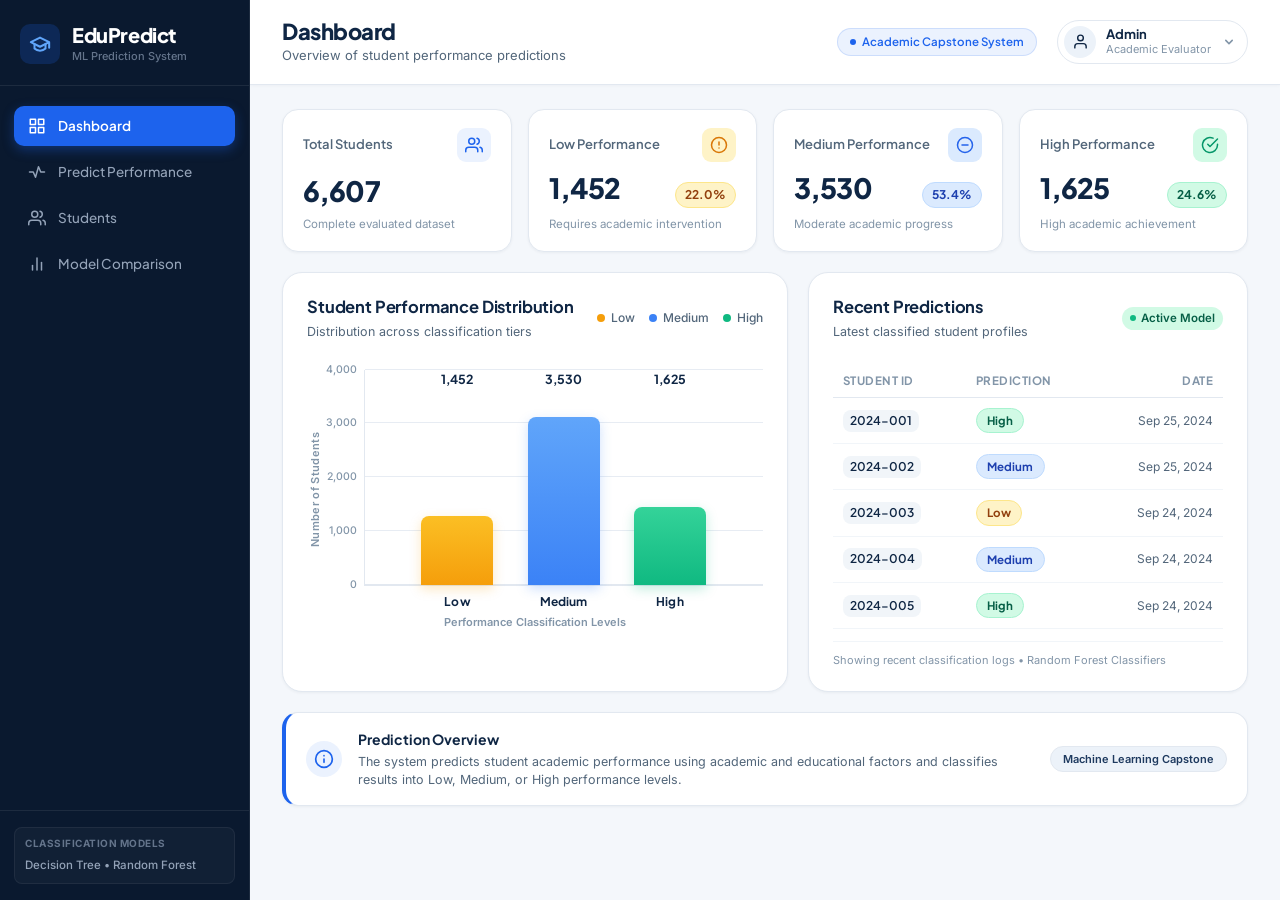
<file: index.html>
<!DOCTYPE html>
<html lang="en">
<head>
  <meta charset="UTF-8">
  <meta http-equiv="refresh" content="0; url=dashboard.html">
  <meta name="viewport" content="width=device-width, initial-scale=1.0">
  <title>EduPredict - Redirecting to Dashboard</title>
  <meta name="description" content="Redirecting to the EduPredict dashboard.">
  <link rel="stylesheet" href="styles.css">
</head>
<body>
  <main class="page-container" style="display:grid;place-items:center;min-height:100vh;">
    <div class="login-card-wrapper">
      <section class="login-card" style="max-width:480px;text-align:center;padding:2rem;">
        <h1 style="margin-bottom:0.5rem;">EduPredict</h1>
        <p>Redirecting to the dashboard...</p>
        <p><a href="dashboard.html">Open dashboard</a></p>
      </section>
    </div>
  </main>
  <script>
    window.location.href = 'dashboard.html';
  </script>
</body>
</html>
</file>
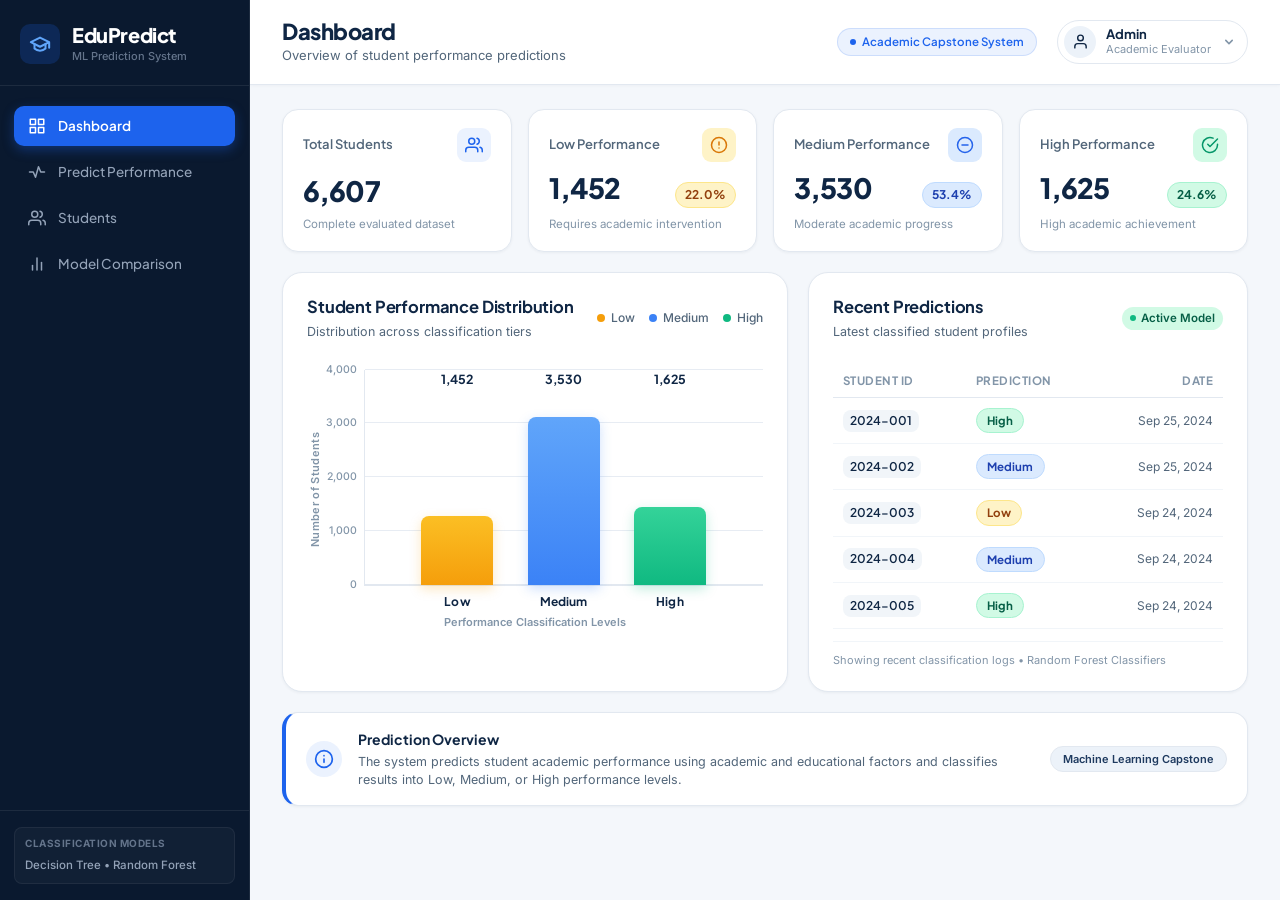
<file: dashboard.html>
<!DOCTYPE html>
<html lang="en">
<head>
  <meta charset="UTF-8">
  <meta name="viewport" content="width=device-width, initial-scale=1.0">
  <title>EduPredict - Student Academic Performance Prediction Dashboard</title>
  <meta name="description" content="Overview of student academic performance predictions using Decision Tree and Random Forest classification models.">
  
  <!-- Modern Academic Typography: Plus Jakarta Sans & Inter -->
  <link rel="preconnect" href="https://fonts.googleapis.com">
  <link rel="preconnect" href="https://fonts.gstatic.com" crossorigin>
  <link href="https://fonts.googleapis.com/css2?family=Plus+Jakarta+Sans:wght@400;500;600;700;800&family=Inter:wght@400;500;600;700&display=swap" rel="stylesheet">
  
  <link rel="stylesheet" href="styles.css">
  <link rel="stylesheet" href="dashboard.css">
</head>
<body class="dashboard-body">

  <div class="app-layout">
    
    <!-- ==========================================================================
         LEFT SIDEBAR (Dark Navy)
         ========================================================================== -->
    <aside class="sidebar" aria-label="Main Navigation">
      
      <!-- Sidebar Brand Header -->
      <div class="sidebar-header">
        <a href="dashboard.html" class="sidebar-brand-link">
          <div class="sidebar-icon-bubble" aria-hidden="true">
            <!-- Graduation Cap SVG -->
            <svg class="graduation-icon-sm" viewBox="0 0 24 24" fill="none" stroke="currentColor" stroke-width="2.2" stroke-linecap="round" stroke-linejoin="round">
              <path d="M22 10v6M2 10l10-5 10 5-10 5z"/>
              <path d="M6 12v5c3 3 9 3 12 0v-5"/>
            </svg>
          </div>
          <div class="sidebar-brand-text">
            <span class="brand-name">EduPredict</span>
            <span class="brand-caption">ML Prediction System</span>
          </div>
        </a>
      </div>

      <!-- Navigation Menu -->
      <nav class="sidebar-nav">
        <ul class="nav-list">
          
          <!-- Item 1: Dashboard (Active) -->
          <li class="nav-item">
            <a href="dashboard.html" class="nav-link active" aria-current="page">
              <svg class="nav-icon" viewBox="0 0 24 24" fill="none" stroke="currentColor" stroke-width="2" stroke-linecap="round" stroke-linejoin="round">
                <rect x="3" y="3" width="7" height="7"/>
                <rect x="14" y="3" width="7" height="7"/>
                <rect x="14" y="14" width="7" height="7"/>
                <rect x="3" y="14" width="7" height="7"/>
              </svg>
              <span>Dashboard</span>
            </a>
          </li>

          <!-- Item 2: Predict Performance -->
          <li class="nav-item">
            <a href="predict.html" class="nav-link">
              <svg class="nav-icon" viewBox="0 0 24 24" fill="none" stroke="currentColor" stroke-width="2" stroke-linecap="round" stroke-linejoin="round">
                <path d="M2 12h5l3 7 4-14 3 7h5"/>
              </svg>
              <span>Predict Performance</span>
            </a>
          </li>

          <!-- Item 3: Students -->
          <li class="nav-item">
            <a href="students.html" class="nav-link">
              <svg class="nav-icon" viewBox="0 0 24 24" fill="none" stroke="currentColor" stroke-width="2" stroke-linecap="round" stroke-linejoin="round">
                <path d="M17 21v-2a4 4 0 0 0-4-4H5a4 4 0 0 0-4 4v2"/>
                <circle cx="9" cy="7" r="4"/>
                <path d="M23 21v-2a4 4 0 0 0-3-3.87"/>
                <path d="M16 3.13a4 4 0 0 1 0 7.75"/>
              </svg>
              <span>Students</span>
            </a>
          </li>

          <!-- Item 4: Model Comparison -->
          <li class="nav-item">
            <a href="model-comparison.html" class="nav-link">
              <svg class="nav-icon" viewBox="0 0 24 24" fill="none" stroke="currentColor" stroke-width="2" stroke-linecap="round" stroke-linejoin="round">
                <line x1="18" y1="20" x2="18" y2="10"/>
                <line x1="12" y1="20" x2="12" y2="4"/>
                <line x1="6" y1="20" x2="6" y2="14"/>
              </svg>
              <span>Model Comparison</span>
            </a>
          </li>

        </ul>
      </nav>

      <!-- Sidebar Footer -->
      <div class="sidebar-footer">
        <div class="sidebar-meta-card">
          <span class="meta-label">Classification Models</span>
          <span class="meta-value">Decision Tree &bull; Random Forest</span>
        </div>
      </div>

    </aside>

    <!-- ==========================================================================
         MAIN CONTENT AREA
         ========================================================================== -->
    <div class="main-wrapper">
      
      <!-- TOP BAR -->
      <header class="top-bar">
        <div class="top-bar-left">
          <h1 class="page-title">Dashboard</h1>
          <p class="page-subtitle">Overview of student performance predictions</p>
        </div>

        <div class="top-bar-right">
          <div class="capstone-mini-badge">
            <span class="pulse-dot-sm"></span>
            <span>Academic Capstone System</span>
          </div>

          <div class="user-profile-widget" tabindex="0" role="button" aria-haspopup="true" aria-label="User profile">
            <div class="profile-avatar">
              <svg viewBox="0 0 24 24" fill="none" stroke="currentColor" stroke-width="2" stroke-linecap="round" stroke-linejoin="round">
                <path d="M20 21v-2a4 4 0 0 0-4-4H8a4 4 0 0 0-4 4v2"/>
                <circle cx="12" cy="7" r="4"/>
              </svg>
            </div>
            <div class="profile-info">
              <span class="profile-name">Admin</span>
              <span class="profile-role">Academic Evaluator</span>
            </div>
            <!-- Dropdown Arrow -->
            <svg class="dropdown-arrow-icon" viewBox="0 0 20 20" fill="currentColor" aria-hidden="true" style="width: 16px; height: 16px; color: #8295A8;">
              <path fill-rule="evenodd" d="M5.293 7.293a1 1 0 011.414 0L10 10.586l3.293-3.293a1 1 0 111.414 1.414l-4 4a1 1 0 01-1.414 0l-4-4a1 1 0 010-1.414z" clip-rule="evenodd" />
            </svg>
          </div>
        </div>
      </header>

      <!-- DASHBOARD MAIN CONTENT -->
      <main class="dashboard-content">
        
        <!-- ======================================================================
             FOUR SUMMARY CARDS
             ====================================================================== -->
        <section class="summary-cards-grid" aria-label="Summary Statistics">
          
          <!-- Card 1: Total Students -->
          <article class="stat-card total-students-card">
            <div class="stat-header">
              <span class="stat-label">Total Students</span>
              <div class="stat-icon-wrapper blue-tint" aria-hidden="true">
                <svg viewBox="0 0 24 24" fill="none" stroke="currentColor" stroke-width="2" stroke-linecap="round" stroke-linejoin="round">
                  <path d="M17 21v-2a4 4 0 0 0-4-4H5a4 4 0 0 0-4 4v2"/>
                  <circle cx="9" cy="7" r="4"/>
                  <path d="M23 21v-2a4 4 0 0 0-3-3.87"/>
                  <path d="M16 3.13a4 4 0 0 1 0 7.75"/>
                </svg>
              </div>
            </div>
            <div class="stat-body">
              <div class="stat-value">6,607</div>
            </div>
            <div class="stat-footer">
              <span class="stat-subtext">Complete evaluated dataset</span>
            </div>
          </article>

          <!-- Card 2: Low Performance -->
          <article class="stat-card low-performance-card">
            <div class="stat-header">
              <span class="stat-label">Low Performance</span>
              <div class="stat-icon-wrapper amber-tint" aria-hidden="true">
                <svg viewBox="0 0 24 24" fill="none" stroke="currentColor" stroke-width="2" stroke-linecap="round" stroke-linejoin="round">
                  <circle cx="12" cy="12" r="10"/>
                  <line x1="12" y1="8" x2="12" y2="12"/>
                  <line x1="12" y1="16" x2="12.01" y2="16"/>
                </svg>
              </div>
            </div>
            <div class="stat-body">
              <div class="stat-value">1,452</div>
              <span class="category-badge badge-low">22.0%</span>
            </div>
            <div class="stat-footer">
              <span class="stat-subtext">Requires academic intervention</span>
            </div>
          </article>

          <!-- Card 3: Medium Performance -->
          <article class="stat-card medium-performance-card">
            <div class="stat-header">
              <span class="stat-label">Medium Performance</span>
              <div class="stat-icon-wrapper blue-cat-tint" aria-hidden="true">
                <svg viewBox="0 0 24 24" fill="none" stroke="currentColor" stroke-width="2" stroke-linecap="round" stroke-linejoin="round">
                  <circle cx="12" cy="12" r="10"/>
                  <line x1="8" y1="12" x2="16" y2="12"/>
                </svg>
              </div>
            </div>
            <div class="stat-body">
              <div class="stat-value">3,530</div>
              <span class="category-badge badge-medium">53.4%</span>
            </div>
            <div class="stat-footer">
              <span class="stat-subtext">Moderate academic progress</span>
            </div>
          </article>

          <!-- Card 4: High Performance -->
          <article class="stat-card high-performance-card">
            <div class="stat-header">
              <span class="stat-label">High Performance</span>
              <div class="stat-icon-wrapper emerald-tint" aria-hidden="true">
                <svg viewBox="0 0 24 24" fill="none" stroke="currentColor" stroke-width="2" stroke-linecap="round" stroke-linejoin="round">
                  <path d="M22 11.08V12a10 10 0 1 1-5.93-9.14"/>
                  <polyline points="22 4 12 14.01 9 11.01"/>
                </svg>
              </div>
            </div>
            <div class="stat-body">
              <div class="stat-value">1,625</div>
              <span class="category-badge badge-high">24.6%</span>
            </div>
            <div class="stat-footer">
              <span class="stat-subtext">High academic achievement</span>
            </div>
          </article>

        </section>

        <!-- ======================================================================
             TWO LARGE SECTIONS: CHART (LEFT) & RECENT PREDICTIONS (RIGHT)
             ====================================================================== -->
        <section class="dashboard-columns-grid">
          
          <!-- LEFT SECTION: Student Performance Distribution Bar Chart -->
          <section class="content-card chart-section" aria-labelledby="chart-title">
            <div class="card-title-bar">
              <div>
                <h2 id="chart-title" class="section-heading">Student Performance Distribution</h2>
                <p class="section-subtext">Distribution across classification tiers</p>
              </div>
              <div class="chart-legend" aria-hidden="true">
                <span class="legend-item"><span class="legend-dot low-color"></span>Low</span>
                <span class="legend-item"><span class="legend-dot medium-color"></span>Medium</span>
                <span class="legend-item"><span class="legend-dot high-color"></span>High</span>
              </div>
            </div>

            <!-- Crisp Custom Responsive Bar Chart -->
            <div class="chart-container">
              <div class="y-axis-label" aria-hidden="true">Number of Students</div>
              
              <div class="chart-plot-area">
                <!-- Horizontal Grid Lines with Y-Axis Markers -->
                <div class="grid-line" style="bottom: 100%;"><span class="axis-val">4,000</span></div>
                <div class="grid-line" style="bottom: 75%;"><span class="axis-val">3,000</span></div>
                <div class="grid-line" style="bottom: 50%;"><span class="axis-val">2,000</span></div>
                <div class="grid-line" style="bottom: 25%;"><span class="axis-val">1,000</span></div>
                <div class="grid-line baseline" style="bottom: 0%;"><span class="axis-val">0</span></div>

                <!-- Bars Container -->
                <div class="bars-flex">
                  
                  <!-- Bar 1: Low (1,452 / 4,000 = 36.3%) -->
                  <div class="bar-column">
                    <div class="bar-value-bubble">1,452</div>
                    <div class="bar-track">
                      <div class="bar-fill bar-low" style="--bar-height: 36.3%;" title="Low Performance: 1,452 Students (22.0%)"></div>
                    </div>
                    <div class="x-axis-tag">Low</div>
                  </div>

                  <!-- Bar 2: Medium (3,530 / 4,000 = 88.25%) -->
                  <div class="bar-column">
                    <div class="bar-value-bubble">3,530</div>
                    <div class="bar-track">
                      <div class="bar-fill bar-medium" style="--bar-height: 88.25%;" title="Medium Performance: 3,530 Students (53.4%)"></div>
                    </div>
                    <div class="x-axis-tag">Medium</div>
                  </div>

                  <!-- Bar 3: High (1,625 / 4,000 = 40.6%) -->
                  <div class="bar-column">
                    <div class="bar-value-bubble">1,625</div>
                    <div class="bar-track">
                      <div class="bar-fill bar-high" style="--bar-height: 40.6%;" title="High Performance: 1,625 Students (24.6%)"></div>
                    </div>
                    <div class="x-axis-tag">High</div>
                  </div>

                </div>
              </div>
            </div>

            <div class="x-axis-caption">
              <span>Performance Classification Levels</span>
            </div>
          </section>

          <!-- RIGHT SECTION: Recent Predictions Table -->
          <section class="content-card table-section" aria-labelledby="table-title">
            <div class="card-title-bar">
              <div>
                <h2 id="table-title" class="section-heading">Recent Predictions</h2>
                <p class="section-subtext">Latest classified student profiles</p>
              </div>
              <span class="live-status-tag">
                <span class="live-dot"></span>
                <span>Active Model</span>
              </span>
            </div>

            <div class="table-container">
              <table class="predictions-table" aria-label="Recent Student Predictions">
                <thead>
                  <tr>
                    <th scope="col">Student ID</th>
                    <th scope="col">Prediction</th>
                    <th scope="col" class="text-right">Date</th>
                  </tr>
                </thead>
                <tbody>
                  <tr>
                    <td class="student-id-cell">
                      <span class="id-badge">2024-001</span>
                    </td>
                    <td>
                      <span class="status-pill pill-high">High</span>
                    </td>
                    <td class="text-right date-cell">Sep 25, 2024</td>
                  </tr>
                  <tr>
                    <td class="student-id-cell">
                      <span class="id-badge">2024-002</span>
                    </td>
                    <td>
                      <span class="status-pill pill-medium">Medium</span>
                    </td>
                    <td class="text-right date-cell">Sep 25, 2024</td>
                  </tr>
                  <tr>
                    <td class="student-id-cell">
                      <span class="id-badge">2024-003</span>
                    </td>
                    <td>
                      <span class="status-pill pill-low">Low</span>
                    </td>
                    <td class="text-right date-cell">Sep 24, 2024</td>
                  </tr>
                  <tr>
                    <td class="student-id-cell">
                      <span class="id-badge">2024-004</span>
                    </td>
                    <td>
                      <span class="status-pill pill-medium">Medium</span>
                    </td>
                    <td class="text-right date-cell">Sep 24, 2024</td>
                  </tr>
                  <tr>
                    <td class="student-id-cell">
                      <span class="id-badge">2024-005</span>
                    </td>
                    <td>
                      <span class="status-pill pill-high">High</span>
                    </td>
                    <td class="text-right date-cell">Sep 24, 2024</td>
                  </tr>
                </tbody>
              </table>
            </div>

            <div class="table-card-footer">
              <span class="footer-note">Showing recent classification logs &bull; Random Forest Classifiers</span>
            </div>
          </section>

        </section>

        <!-- ======================================================================
             BOTTOM INFORMATION CARD: PREDICTION OVERVIEW
             ====================================================================== -->
        <section class="info-card-overview" aria-labelledby="overview-title">
          <div class="info-card-icon-wrapper" aria-hidden="true">
            <svg viewBox="0 0 24 24" fill="none" stroke="currentColor" stroke-width="2" stroke-linecap="round" stroke-linejoin="round">
              <circle cx="12" cy="12" r="10"/>
              <line x1="12" y1="16" x2="12" y2="12"/>
              <line x1="12" y1="8" x2="12.01" y2="8"/>
            </svg>
          </div>
          <div class="info-card-content">
            <h3 id="overview-title" class="info-card-title">Prediction Overview</h3>
            <p class="info-card-text">
              The system predicts student academic performance using academic and educational factors and classifies results into Low, Medium, or High performance levels.
            </p>
          </div>
          <div class="info-card-pill">
            <span>Machine Learning Capstone</span>
          </div>
        </section>

      </main>

    </div>

  </div>

  <script src="dashboard.js"></script>
</body>
</html>
</file>
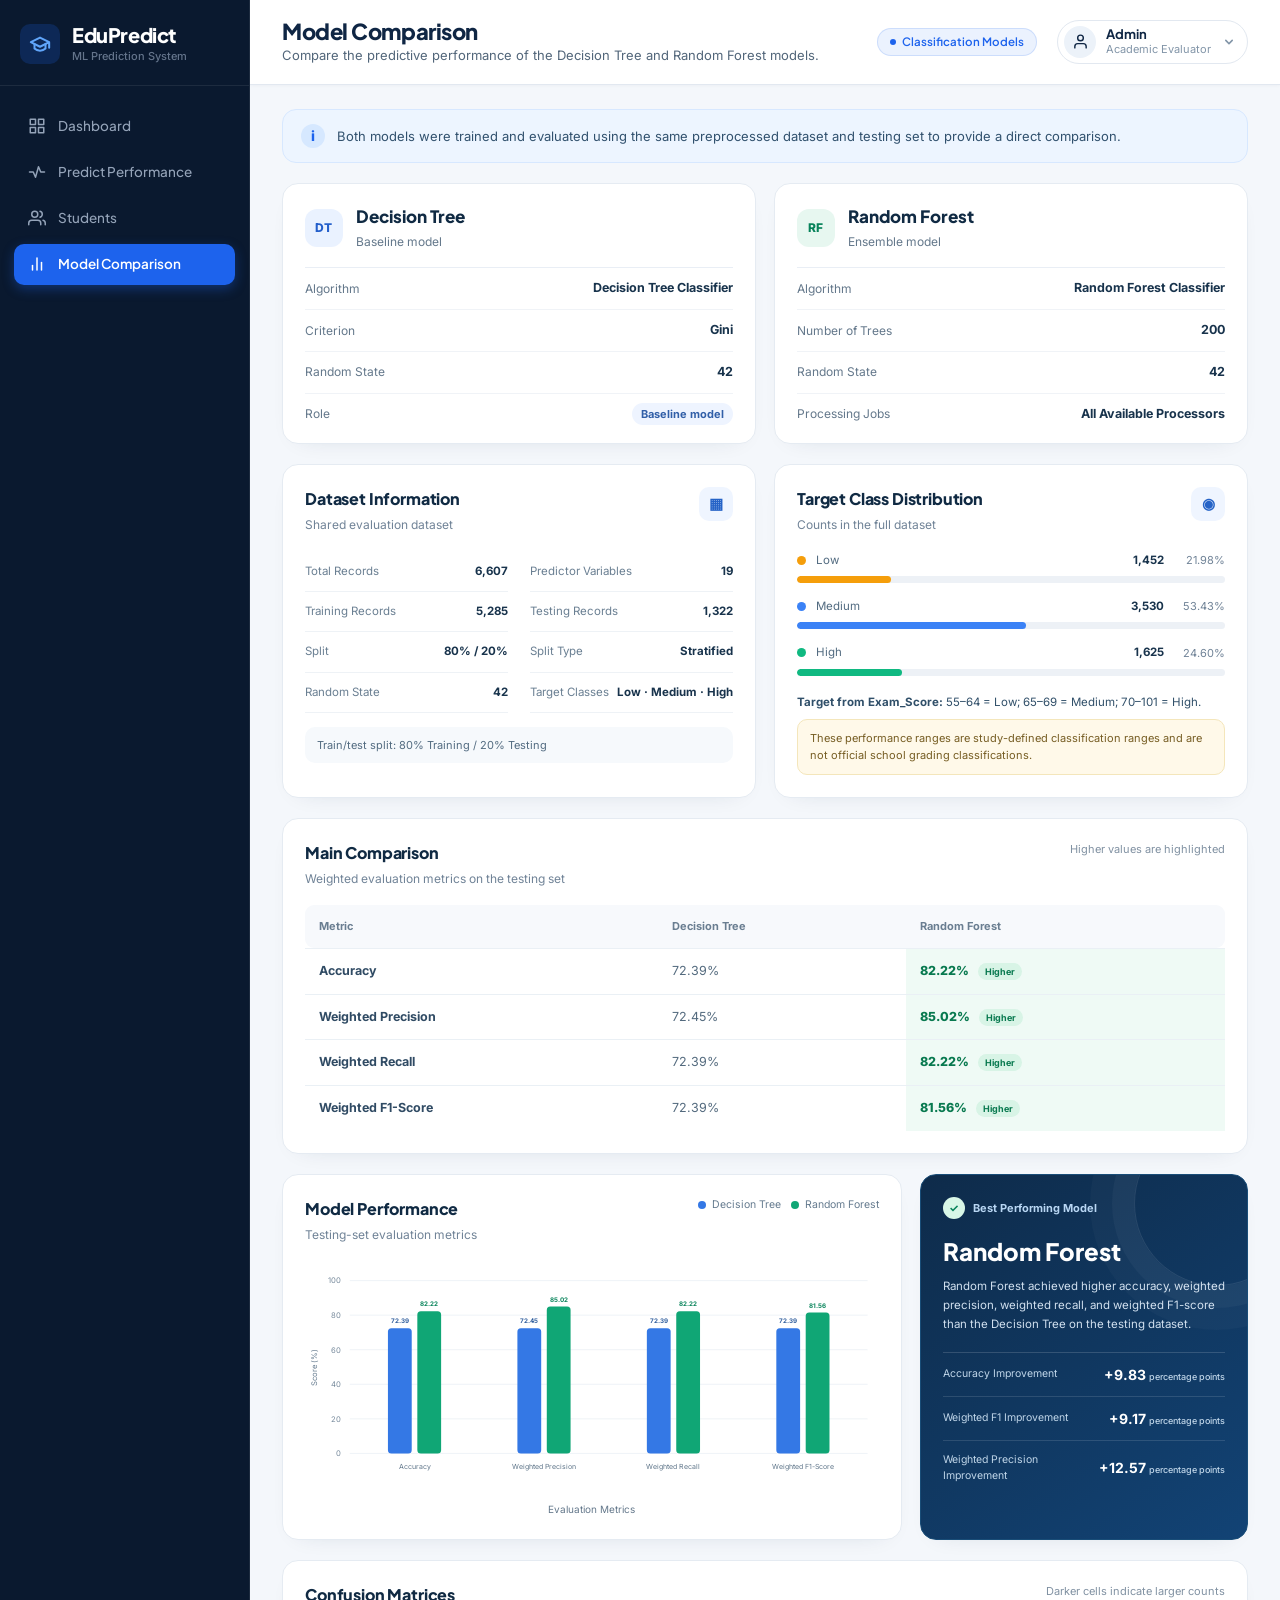
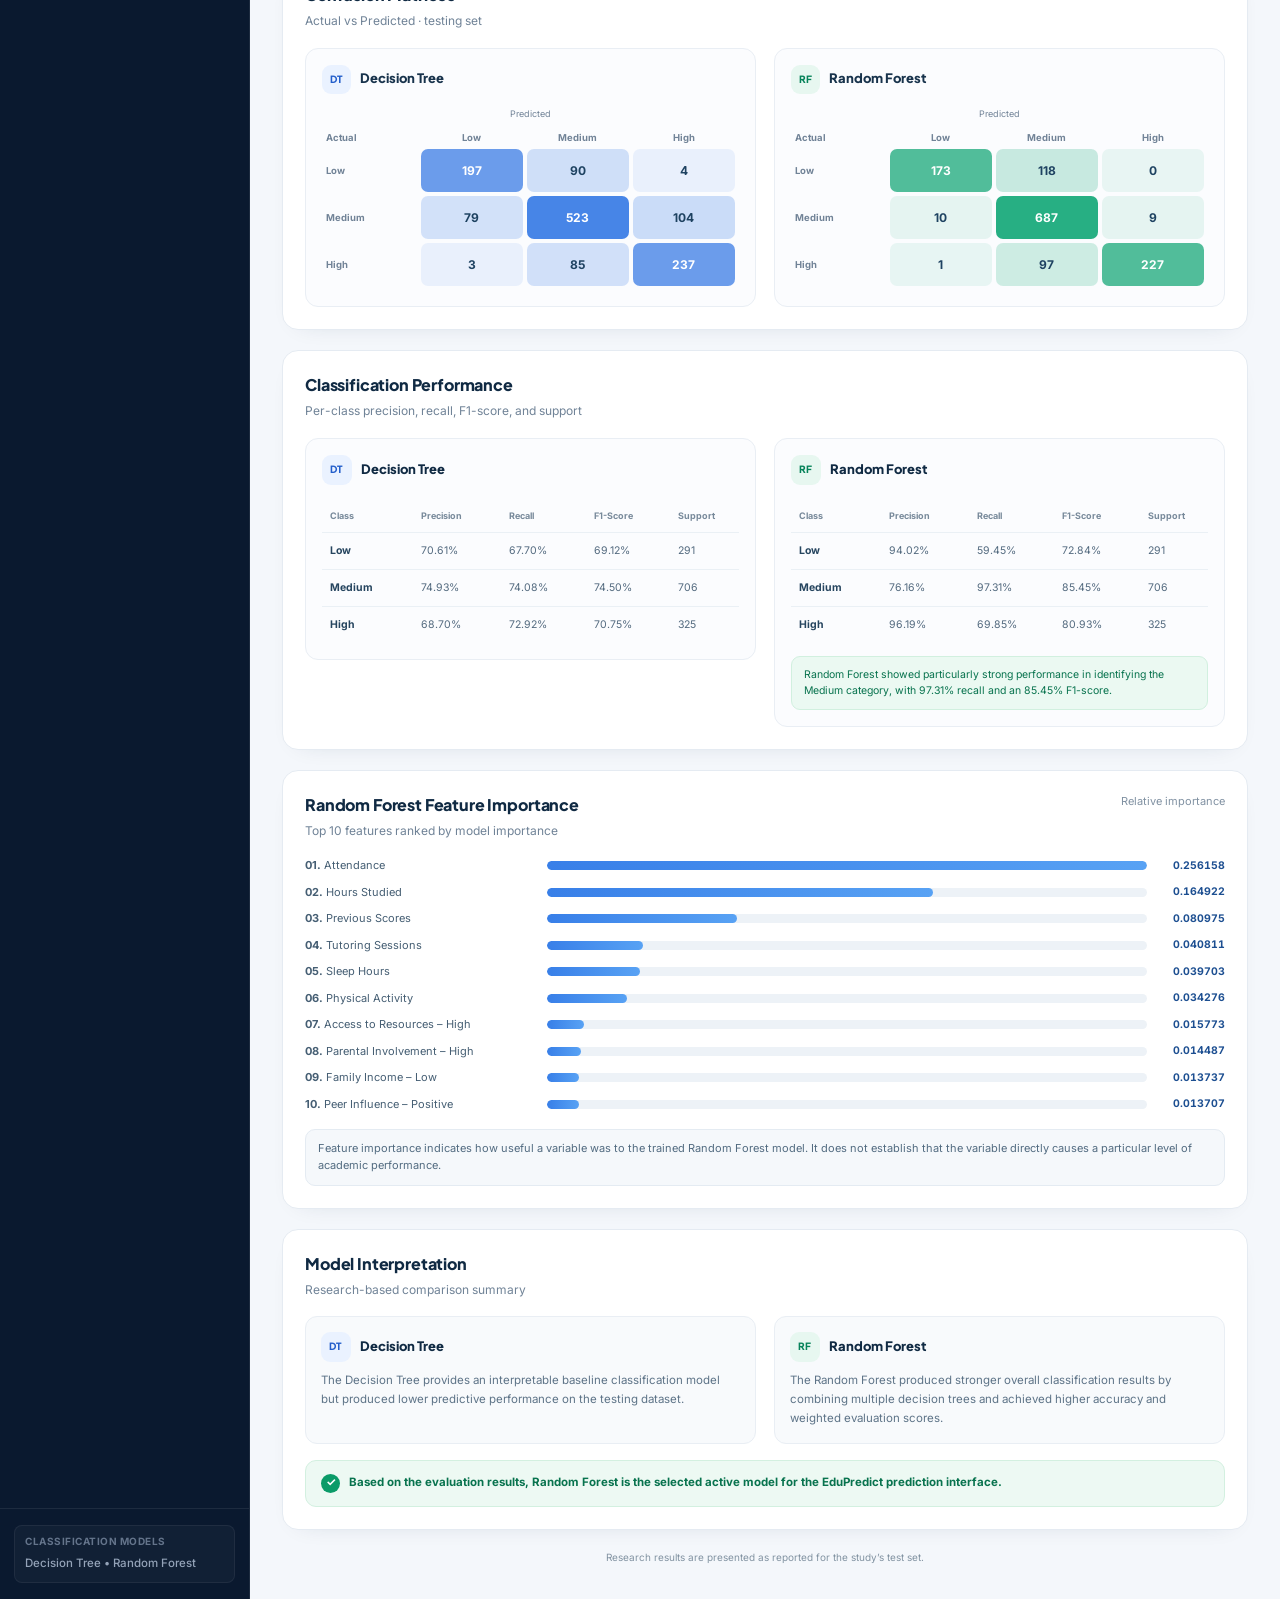
<file: model-comparison.html>
<!DOCTYPE html>
<html lang="en">
<head>
  <meta charset="UTF-8">
  <meta name="viewport" content="width=device-width, initial-scale=1.0">
  <title>EduPredict - Model Comparison</title>
  <meta name="description" content="Compare Decision Tree and Random Forest classification results from the EduPredict academic performance study.">
  <link rel="preconnect" href="https://fonts.googleapis.com">
  <link rel="preconnect" href="https://fonts.gstatic.com" crossorigin>
  <link href="https://fonts.googleapis.com/css2?family=Plus+Jakarta+Sans:wght@400;500;600;700;800&family=Inter:wght@400;500;600;700&display=swap" rel="stylesheet">
  <link rel="stylesheet" href="styles.css">
  <link rel="stylesheet" href="dashboard.css">
  <link rel="stylesheet" href="model-comparison.css">
</head>
<body class="dashboard-body">
  <div class="app-layout">
    <aside class="sidebar" aria-label="Main navigation">
      <div class="sidebar-header">
        <a href="dashboard.html" class="sidebar-brand-link">
          <div class="sidebar-icon-bubble" aria-hidden="true">
            <svg class="graduation-icon-sm" viewBox="0 0 24 24" fill="none" stroke="currentColor" stroke-width="2.2" stroke-linecap="round" stroke-linejoin="round"><path d="M22 10v6M2 10l10-5 10 5-10 5z"/><path d="M6 12v5c3 3 9 3 12 0v-5"/></svg>
          </div>
          <div class="sidebar-brand-text"><span class="brand-name">EduPredict</span><span class="brand-caption">ML Prediction System</span></div>
        </a>
      </div>
      <nav class="sidebar-nav">
        <ul class="nav-list">
          <li class="nav-item"><a href="dashboard.html" class="nav-link"><svg class="nav-icon" viewBox="0 0 24 24" fill="none" stroke="currentColor" stroke-width="2" stroke-linecap="round" stroke-linejoin="round"><rect x="3" y="3" width="7" height="7"/><rect x="14" y="3" width="7" height="7"/><rect x="14" y="14" width="7" height="7"/><rect x="3" y="14" width="7" height="7"/></svg><span>Dashboard</span></a></li>
          <li class="nav-item"><a href="predict.html" class="nav-link"><svg class="nav-icon" viewBox="0 0 24 24" fill="none" stroke="currentColor" stroke-width="2" stroke-linecap="round" stroke-linejoin="round"><path d="M2 12h5l3 7 4-14 3 7h5"/></svg><span>Predict Performance</span></a></li>
          <li class="nav-item"><a href="students.html" class="nav-link"><svg class="nav-icon" viewBox="0 0 24 24" fill="none" stroke="currentColor" stroke-width="2" stroke-linecap="round" stroke-linejoin="round"><path d="M17 21v-2a4 4 0 0 0-4-4H5a4 4 0 0 0-4 4v2"/><circle cx="9" cy="7" r="4"/><path d="M23 21v-2a4 4 0 0 0-3-3.87"/><path d="M16 3.13a4 4 0 0 1 0 7.75"/></svg><span>Students</span></a></li>
          <li class="nav-item"><a href="model-comparison.html" class="nav-link active" aria-current="page"><svg class="nav-icon" viewBox="0 0 24 24" fill="none" stroke="currentColor" stroke-width="2" stroke-linecap="round" stroke-linejoin="round"><line x1="18" y1="20" x2="18" y2="10"/><line x1="12" y1="20" x2="12" y2="4"/><line x1="6" y1="20" x2="6" y2="14"/></svg><span>Model Comparison</span></a></li>
        </ul>
      </nav>
      <div class="sidebar-footer">
        <div class="sidebar-meta-card"><span class="meta-label">Classification Models</span><span class="meta-value">Decision Tree &bull; Random Forest</span></div>
      </div>
    </aside>

    <div class="main-wrapper">
      <header class="top-bar">
        <div class="top-bar-left"><h1 class="page-title">Model Comparison</h1><p class="page-subtitle">Compare the predictive performance of the Decision Tree and Random Forest models.</p></div>
        <div class="top-bar-right"><div class="capstone-mini-badge"><span class="pulse-dot-sm"></span><span>Classification Models</span></div><div class="user-profile-widget" tabindex="0" role="button" aria-haspopup="true" aria-label="User profile"><div class="profile-avatar"><svg viewBox="0 0 24 24" fill="none" stroke="currentColor" stroke-width="2" stroke-linecap="round" stroke-linejoin="round"><path d="M20 21v-2a4 4 0 0 0-4-4H8a4 4 0 0 0-4 4v2"/><circle cx="12" cy="7" r="4"/></svg></div><div class="profile-info"><span class="profile-name">Admin</span><span class="profile-role">Academic Evaluator</span></div><svg class="dropdown-arrow-icon" viewBox="0 0 20 20" fill="currentColor" aria-hidden="true" style="width:16px;height:16px;color:#8295A8"><path fill-rule="evenodd" d="M5.293 7.293a1 1 0 011.414 0L10 10.586l3.293-3.293a1 1 0 111.414 1.414l-4 4a1 1 0 01-1.414 0l-4-4a1 1 0 010-1.414z" clip-rule="evenodd"/></svg></div></div>
      </header>

      <main class="dashboard-content comparison-content">
        <div class="research-note"><span class="note-icon" aria-hidden="true">i</span><p>Both models were trained and evaluated using the same preprocessed dataset and testing set to provide a direct comparison.</p></div>

        <section class="comparison-grid config-grid" aria-label="Model configurations">
          <article class="content-card config-card">
            <div class="card-heading"><span class="model-mark tree-mark" aria-hidden="true">DT</span><div><h2>Decision Tree</h2><p>Baseline model</p></div></div>
            <dl class="config-list"><div><dt>Algorithm</dt><dd>Decision Tree Classifier</dd></div><div><dt>Criterion</dt><dd>Gini</dd></div><div><dt>Random State</dt><dd>42</dd></div><div><dt>Role</dt><dd><span class="soft-tag">Baseline model</span></dd></div></dl>
          </article>
          <article class="content-card config-card">
            <div class="card-heading"><span class="model-mark forest-mark" aria-hidden="true">RF</span><div><h2>Random Forest</h2><p>Ensemble model</p></div></div>
            <dl class="config-list"><div><dt>Algorithm</dt><dd>Random Forest Classifier</dd></div><div><dt>Number of Trees</dt><dd>200</dd></div><div><dt>Random State</dt><dd>42</dd></div><div><dt>Processing Jobs</dt><dd>All Available Processors</dd></div></dl>
          </article>
        </section>

        <section class="comparison-grid dataset-grid" aria-label="Dataset and target distribution">
          <article class="content-card dataset-card">
            <div class="section-title-row"><div><h2 class="section-heading">Dataset Information</h2><p class="section-subtext">Shared evaluation dataset</p></div><span class="section-icon" aria-hidden="true">▦</span></div>
            <div class="dataset-stats">
              <div><span>Total Records</span><strong>6,607</strong></div><div><span>Predictor Variables</span><strong>19</strong></div>
              <div><span>Training Records</span><strong>5,285</strong></div><div><span>Testing Records</span><strong>1,322</strong></div>
              <div><span>Split</span><strong>80% / 20%</strong></div><div><span>Split Type</span><strong>Stratified</strong></div>
              <div><span>Random State</span><strong>42</strong></div><div><span>Target Classes</span><strong>Low · Medium · High</strong></div>
            </div>
            <div class="dataset-footnote">Train/test split: 80% Training / 20% Testing</div>
          </article>
          <article class="content-card distribution-card">
            <div class="section-title-row"><div><h2 class="section-heading">Target Class Distribution</h2><p class="section-subtext">Counts in the full dataset</p></div><span class="section-icon" aria-hidden="true">◉</span></div>
            <div class="distribution-list">
              <div class="distribution-row"><div class="distribution-label"><span class="distribution-dot low-dot"></span><span>Low</span><strong>1,452</strong><em>21.98%</em></div><div class="distribution-track"><span class="distribution-fill low-fill" style="width:21.98%"></span></div></div>
              <div class="distribution-row"><div class="distribution-label"><span class="distribution-dot medium-dot"></span><span>Medium</span><strong>3,530</strong><em>53.43%</em></div><div class="distribution-track"><span class="distribution-fill medium-fill" style="width:53.43%"></span></div></div>
              <div class="distribution-row"><div class="distribution-label"><span class="distribution-dot high-dot"></span><span>High</span><strong>1,625</strong><em>24.60%</em></div><div class="distribution-track"><span class="distribution-fill high-fill" style="width:24.60%"></span></div></div>
            </div>
            <p class="target-rule"><strong>Target from Exam_Score:</strong> 55–64 = Low; 65–69 = Medium; 70–101 = High.</p>
            <p class="classification-note">These performance ranges are study-defined classification ranges and are not official school grading classifications.</p>
          </article>
        </section>

        <section class="content-card metrics-card" aria-labelledby="metrics-heading">
          <div class="section-title-row"><div><h2 class="section-heading" id="metrics-heading">Main Comparison</h2><p class="section-subtext">Weighted evaluation metrics on the testing set</p></div><span class="data-caption">Higher values are highlighted</span></div>
          <div class="responsive-table-wrap"><table class="comparison-table"><thead><tr><th scope="col">Metric</th><th scope="col">Decision Tree</th><th scope="col">Random Forest</th></tr></thead><tbody>
            <tr><th scope="row">Accuracy</th><td>72.39%</td><td class="best-value">82.22% <span class="best-indicator">Higher</span></td></tr>
            <tr><th scope="row">Weighted Precision</th><td>72.45%</td><td class="best-value">85.02% <span class="best-indicator">Higher</span></td></tr>
            <tr><th scope="row">Weighted Recall</th><td>72.39%</td><td class="best-value">82.22% <span class="best-indicator">Higher</span></td></tr>
            <tr><th scope="row">Weighted F1-Score</th><td>72.39%</td><td class="best-value">81.56% <span class="best-indicator">Higher</span></td></tr>
          </tbody></table></div>
        </section>

        <section class="comparison-grid chart-summary-grid" aria-label="Performance chart and model summary">
          <article class="content-card chart-card">
            <div class="section-title-row"><div><h2 class="section-heading">Model Performance</h2><p class="section-subtext">Testing-set evaluation metrics</p></div><div class="chart-legend"><span><i class="legend-swatch tree-swatch"></i>Decision Tree</span><span><i class="legend-swatch forest-swatch"></i>Random Forest</span></div></div>
            <div class="chart-scroll"><svg id="performance-chart" class="performance-chart" viewBox="0 0 820 350" role="img" aria-labelledby="performance-chart-title performance-chart-desc"><title id="performance-chart-title">Decision Tree and Random Forest performance comparison</title><desc id="performance-chart-desc">Grouped bars show accuracy, weighted precision, weighted recall, and weighted F1-score in percent.</desc></svg></div>
            <div class="axis-caption">Evaluation Metrics</div>
          </article>
          <article class="content-card winner-card">
            <div class="winner-eyebrow"><span class="winner-check" aria-hidden="true">✓</span> Best Performing Model</div>
            <h2>Random Forest</h2>
            <p>Random Forest achieved higher accuracy, weighted precision, weighted recall, and weighted F1-score than the Decision Tree on the testing dataset.</p>
            <div class="improvement-list"><div><span>Accuracy Improvement</span><strong>+9.83 <small>percentage points</small></strong></div><div><span>Weighted F1 Improvement</span><strong>+9.17 <small>percentage points</small></strong></div><div><span>Weighted Precision Improvement</span><strong>+12.57 <small>percentage points</small></strong></div></div>
          </article>
        </section>

        <section class="content-card matrices-card" aria-labelledby="matrices-heading">
          <div class="section-title-row"><div><h2 class="section-heading" id="matrices-heading">Confusion Matrices</h2><p class="section-subtext">Actual vs Predicted · testing set</p></div><span class="data-caption">Darker cells indicate larger counts</span></div>
          <div class="comparison-grid matrix-grid" id="confusion-matrices"></div>
        </section>

        <section class="content-card class-report-card" aria-labelledby="class-report-heading">
          <div class="section-title-row"><div><h2 class="section-heading" id="class-report-heading">Classification Performance</h2><p class="section-subtext">Per-class precision, recall, F1-score, and support</p></div></div>
          <div class="comparison-grid report-grid">
            <article class="report-panel"><h3><span class="model-mark tree-mark" aria-hidden="true">DT</span> Decision Tree</h3><div class="responsive-table-wrap"><table class="report-table"><thead><tr><th>Class</th><th>Precision</th><th>Recall</th><th>F1-Score</th><th>Support</th></tr></thead><tbody><tr><th>Low</th><td>70.61%</td><td>67.70%</td><td>69.12%</td><td>291</td></tr><tr><th>Medium</th><td>74.93%</td><td>74.08%</td><td>74.50%</td><td>706</td></tr><tr><th>High</th><td>68.70%</td><td>72.92%</td><td>70.75%</td><td>325</td></tr></tbody></table></div></article>
            <article class="report-panel rf-report"><h3><span class="model-mark forest-mark" aria-hidden="true">RF</span> Random Forest</h3><div class="responsive-table-wrap"><table class="report-table"><thead><tr><th>Class</th><th>Precision</th><th>Recall</th><th>F1-Score</th><th>Support</th></tr></thead><tbody><tr><th>Low</th><td>94.02%</td><td>59.45%</td><td>72.84%</td><td>291</td></tr><tr><th>Medium</th><td>76.16%</td><td>97.31%</td><td>85.45%</td><td>706</td></tr><tr><th>High</th><td>96.19%</td><td>69.85%</td><td>80.93%</td><td>325</td></tr></tbody></table></div><p class="interpretation-note">Random Forest showed particularly strong performance in identifying the Medium category, with 97.31% recall and an 85.45% F1-score.</p></article>
          </div>
        </section>

        <section class="content-card importance-card" aria-labelledby="importance-heading">
          <div class="section-title-row"><div><h2 class="section-heading" id="importance-heading">Random Forest Feature Importance</h2><p class="section-subtext">Top 10 features ranked by model importance</p></div><span class="data-caption">Relative importance</span></div>
          <div id="feature-importance-list" class="feature-importance-list"></div>
          <p class="classification-note importance-note">Feature importance indicates how useful a variable was to the trained Random Forest model. It does not establish that the variable directly causes a particular level of academic performance.</p>
        </section>

        <section class="content-card interpretation-card" aria-labelledby="interpretation-heading">
          <div class="section-title-row"><div><h2 class="section-heading" id="interpretation-heading">Model Interpretation</h2><p class="section-subtext">Research-based comparison summary</p></div></div>
          <div class="comparison-grid interpretation-grid"><article><h3><span class="model-mark tree-mark" aria-hidden="true">DT</span> Decision Tree</h3><p>The Decision Tree provides an interpretable baseline classification model but produced lower predictive performance on the testing dataset.</p></article><article><h3><span class="model-mark forest-mark" aria-hidden="true">RF</span> Random Forest</h3><p>The Random Forest produced stronger overall classification results by combining multiple decision trees and achieved higher accuracy and weighted evaluation scores.</p></article></div>
          <p class="final-selection"><span aria-hidden="true">✓</span> Based on the evaluation results, Random Forest is the selected active model for the EduPredict prediction interface.</p>
        </section>
        <footer class="page-footnote">Research results are presented as reported for the study’s test set.</footer>
      </main>
    </div>
  </div>
  <script src="model-comparison.js"></script>
</body>
</html>
</file>
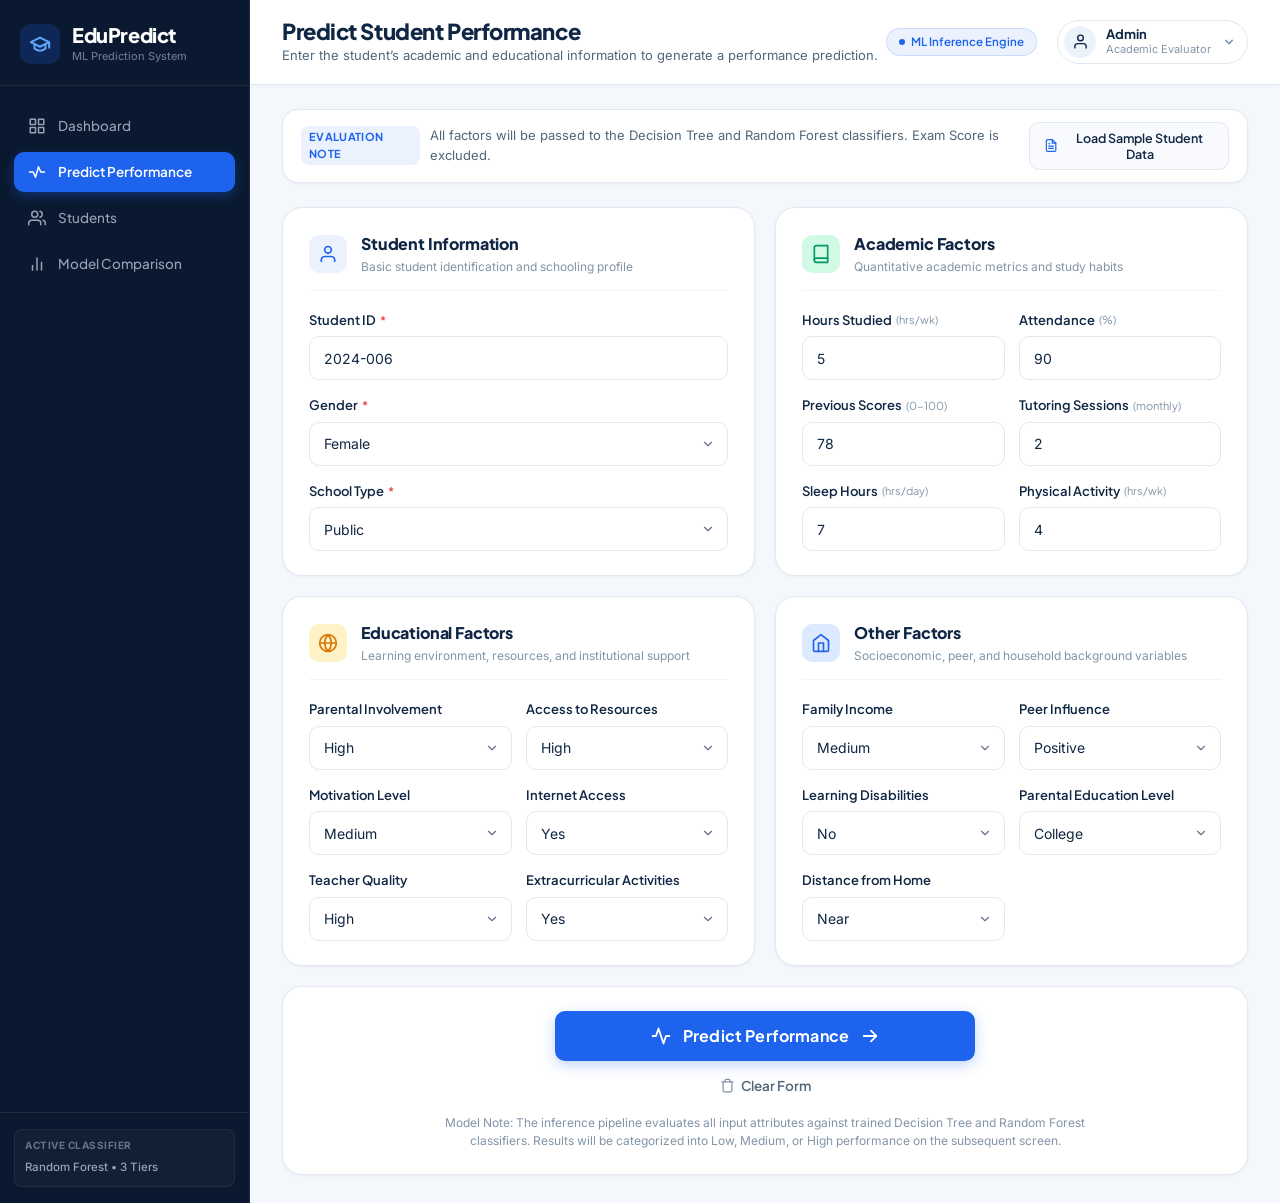
<file: predict.html>
<!DOCTYPE html>
<html lang="en">
<head>
  <meta charset="UTF-8">
  <meta name="viewport" content="width=device-width, initial-scale=1.0">
  <title>EduPredict - Predict Student Performance</title>
  <meta name="description" content="Enter student academic and educational factors to generate ML-based academic performance predictions using Decision Tree and Random Forest models.">
  
  <!-- Modern Academic Typography: Plus Jakarta Sans & Inter -->
  <link rel="preconnect" href="https://fonts.googleapis.com">
  <link rel="preconnect" href="https://fonts.gstatic.com" crossorigin>
  <link href="https://fonts.googleapis.com/css2?family=Plus+Jakarta+Sans:wght@400;500;600;700;800&family=Inter:wght@400;500;600;700&display=swap" rel="stylesheet">
  
  <link rel="stylesheet" href="styles.css">
  <link rel="stylesheet" href="dashboard.css">
  <link rel="stylesheet" href="predict.css">
</head>
<body class="dashboard-body">

  <div class="app-layout">
    
    <!-- ==========================================================================
         LEFT SIDEBAR (Dark Navy - Unified with Dashboard)
         ========================================================================== -->
    <aside class="sidebar" aria-label="Main Navigation">
      
      <!-- Sidebar Brand Header -->
      <div class="sidebar-header">
        <a href="dashboard.html" class="sidebar-brand-link">
          <div class="sidebar-icon-bubble" aria-hidden="true">
            <svg class="graduation-icon-sm" viewBox="0 0 24 24" fill="none" stroke="currentColor" stroke-width="2.2" stroke-linecap="round" stroke-linejoin="round">
              <path d="M22 10v6M2 10l10-5 10 5-10 5z"/>
              <path d="M6 12v5c3 3 9 3 12 0v-5"/>
            </svg>
          </div>
          <div class="sidebar-brand-text">
            <span class="brand-name">EduPredict</span>
            <span class="brand-caption">ML Prediction System</span>
          </div>
        </a>
      </div>

      <!-- Navigation Menu -->
      <nav class="sidebar-nav">
        <ul class="nav-list">
          
          <!-- Item 1: Dashboard -->
          <li class="nav-item">
            <a href="dashboard.html" class="nav-link">
              <svg class="nav-icon" viewBox="0 0 24 24" fill="none" stroke="currentColor" stroke-width="2" stroke-linecap="round" stroke-linejoin="round">
                <rect x="3" y="3" width="7" height="7"/>
                <rect x="14" y="3" width="7" height="7"/>
                <rect x="14" y="14" width="7" height="7"/>
                <rect x="3" y="14" width="7" height="7"/>
              </svg>
              <span>Dashboard</span>
            </a>
          </li>

          <!-- Item 2: Predict Performance (ACTIVE) -->
          <li class="nav-item">
            <a href="predict.html" class="nav-link active" aria-current="page">
              <svg class="nav-icon" viewBox="0 0 24 24" fill="none" stroke="currentColor" stroke-width="2" stroke-linecap="round" stroke-linejoin="round">
                <path d="M2 12h5l3 7 4-14 3 7h5"/>
              </svg>
              <span>Predict Performance</span>
            </a>
          </li>

          <!-- Item 3: Students -->
          <li class="nav-item">
            <a href="students.html" class="nav-link">
              <svg class="nav-icon" viewBox="0 0 24 24" fill="none" stroke="currentColor" stroke-width="2" stroke-linecap="round" stroke-linejoin="round">
                <path d="M17 21v-2a4 4 0 0 0-4-4H5a4 4 0 0 0-4 4v2"/>
                <circle cx="9" cy="7" r="4"/>
                <path d="M23 21v-2a4 4 0 0 0-3-3.87"/>
                <path d="M16 3.13a4 4 0 0 1 0 7.75"/>
              </svg>
              <span>Students</span>
            </a>
          </li>

          <!-- Item 4: Model Comparison -->
          <li class="nav-item">
            <a href="model-comparison.html" class="nav-link">
              <svg class="nav-icon" viewBox="0 0 24 24" fill="none" stroke="currentColor" stroke-width="2" stroke-linecap="round" stroke-linejoin="round">
                <line x1="18" y1="20" x2="18" y2="10"/>
                <line x1="12" y1="20" x2="12" y2="4"/>
                <line x1="6" y1="20" x2="6" y2="14"/>
              </svg>
              <span>Model Comparison</span>
            </a>
          </li>

        </ul>
      </nav>

      <!-- Sidebar Footer -->
      <div class="sidebar-footer">
        <div class="sidebar-meta-card">
          <span class="meta-label">Active Classifier</span>
          <span class="meta-value">Random Forest &bull; 3 Tiers</span>
        </div>
      </div>

    </aside>

    <!-- ==========================================================================
         MAIN CONTENT AREA
         ========================================================================== -->
    <div class="main-wrapper">
      
      <!-- TOP BAR -->
      <header class="top-bar">
        <div class="top-bar-left">
          <h1 class="page-title">Predict Student Performance</h1>
          <p class="page-subtitle">Enter the student’s academic and educational information to generate a performance prediction.</p>
        </div>

        <div class="top-bar-right">
          <div class="capstone-mini-badge">
            <span class="pulse-dot-sm"></span>
            <span>ML Inference Engine</span>
          </div>

          <!-- User Profile Section with Dropdown Arrow -->
          <div class="user-profile-widget" tabindex="0" role="button" aria-haspopup="true" aria-label="User profile">
            <div class="profile-avatar">
              <svg viewBox="0 0 24 24" fill="none" stroke="currentColor" stroke-width="2" stroke-linecap="round" stroke-linejoin="round">
                <path d="M20 21v-2a4 4 0 0 0-4-4H8a4 4 0 0 0-4 4v2"/>
                <circle cx="12" cy="7" r="4"/>
              </svg>
            </div>
            <div class="profile-info">
              <span class="profile-name">Admin</span>
              <span class="profile-role">Academic Evaluator</span>
            </div>
            <!-- Small Dropdown Arrow -->
            <svg class="dropdown-arrow-icon" viewBox="0 0 20 20" fill="currentColor" aria-hidden="true">
              <path fill-rule="evenodd" d="M5.293 7.293a1 1 0 011.414 0L10 10.586l3.293-3.293a1 1 0 111.414 1.414l-4 4a1 1 0 01-1.414 0l-4-4a1 1 0 010-1.414z" clip-rule="evenodd" />
            </svg>
          </div>
        </div>
      </header>

      <!-- PREDICTION FORM MAIN CONTENT -->
      <main class="dashboard-content predict-page-content">

        <!-- Prototype Quick Action Bar -->
        <div class="form-action-bar-top">
          <div class="form-instructions">
            <span class="info-badge">Evaluation Note</span>
            <span>All factors will be passed to the Decision Tree and Random Forest classifiers. Exam Score is excluded.</span>
          </div>
          <button type="button" id="load-sample-btn" class="btn-sample-load" title="Quick-fill test student values">
            <svg viewBox="0 0 24 24" fill="none" stroke="currentColor" stroke-width="2" stroke-linecap="round" stroke-linejoin="round" class="sample-icon">
              <path d="M14 2H6a2 2 0 0 0-2 2v16a2 2 0 0 0 2 2h12a2 2 0 0 0 2-2V8z"></path>
              <polyline points="14 2 14 8 20 8"></polyline>
              <line x1="16" y1="13" x2="8" y2="13"></line>
              <line x1="16" y1="17" x2="8" y2="17"></line>
              <polyline points="10 9 9 9 8 9"></polyline>
            </svg>
            <span>Load Sample Student Data</span>
          </button>
        </div>

        <form id="prediction-form" class="prediction-form" novalidate>
          
          <div class="form-cards-grid">
            
            <!-- ==================================================================
                 SECTION 1: STUDENT INFORMATION
                 ================================================================== -->
            <section class="content-card form-section-card" aria-labelledby="section1-title">
              <div class="card-header-styled">
                <div class="section-icon-pill blue-tint">
                  <svg viewBox="0 0 24 24" fill="none" stroke="currentColor" stroke-width="2" stroke-linecap="round" stroke-linejoin="round">
                    <path d="M20 21v-2a4 4 0 0 0-4-4H8a4 4 0 0 0-4 4v2"/>
                    <circle cx="12" cy="7" r="4"/>
                  </svg>
                </div>
                <div>
                  <h2 id="section1-title" class="form-card-title">Student Information</h2>
                  <p class="form-card-subtitle">Basic student identification and schooling profile</p>
                </div>
              </div>

              <div class="form-fields-stack">
                
                <!-- Student ID -->
                <div class="form-field-group">
                  <label for="student-id" class="input-label">Student ID <span class="required-star">*</span></label>
                  <input 
                    type="text" 
                    id="student-id" 
                    name="studentId" 
                    class="form-control" 
                    placeholder="e.g. 2024-006" 
                    value="2024-006"
                    required
                  />
                </div>

                <!-- Gender -->
                <div class="form-field-group">
                  <label for="gender" class="input-label">Gender <span class="required-star">*</span></label>
                  <div class="select-wrapper">
                    <select id="gender" name="gender" class="form-control" required>
                      <option value="Female" selected>Female</option>
                      <option value="Male">Male</option>
                      <option value="Other">Other</option>
                    </select>
                  </div>
                </div>

                <!-- School Type -->
                <div class="form-field-group">
                  <label for="school-type" class="input-label">School Type <span class="required-star">*</span></label>
                  <div class="select-wrapper">
                    <select id="school-type" name="schoolType" class="form-control" required>
                      <option value="Public" selected>Public</option>
                      <option value="Private">Private</option>
                    </select>
                  </div>
                </div>

              </div>
            </section>

            <!-- ==================================================================
                 SECTION 2: ACADEMIC FACTORS
                 ================================================================== -->
            <section class="content-card form-section-card" aria-labelledby="section2-title">
              <div class="card-header-styled">
                <div class="section-icon-pill emerald-tint">
                  <svg viewBox="0 0 24 24" fill="none" stroke="currentColor" stroke-width="2" stroke-linecap="round" stroke-linejoin="round">
                    <path d="M4 19.5A2.5 2.5 0 0 1 6.5 17H20"/>
                    <path d="M6.5 2H20v20H6.5A2.5 2.5 0 0 1 4 19.5v-15A2.5 2.5 0 0 1 6.5 2z"/>
                  </svg>
                </div>
                <div>
                  <h2 id="section2-title" class="form-card-title">Academic Factors</h2>
                  <p class="form-card-subtitle">Quantitative academic metrics and study habits</p>
                </div>
              </div>

              <div class="form-fields-grid-2col">
                
                <!-- Hours Studied -->
                <div class="form-field-group">
                  <label for="hours-studied" class="input-label">Hours Studied <span class="input-unit">(hrs/wk)</span></label>
                  <input 
                    type="number" 
                    id="hours-studied" 
                    name="hoursStudied" 
                    class="form-control" 
                    placeholder="e.g. 5" 
                    value="5" 
                    min="0" 
                    max="50"
                    required
                  />
                </div>

                <!-- Attendance (%) -->
                <div class="form-field-group">
                  <label for="attendance" class="input-label">Attendance <span class="input-unit">(%)</span></label>
                  <input 
                    type="number" 
                    id="attendance" 
                    name="attendance" 
                    class="form-control" 
                    placeholder="e.g. 90" 
                    value="90" 
                    min="0" 
                    max="100"
                    required
                  />
                </div>

                <!-- Previous Scores -->
                <div class="form-field-group">
                  <label for="previous-scores" class="input-label">Previous Scores <span class="input-unit">(0-100)</span></label>
                  <input 
                    type="number" 
                    id="previous-scores" 
                    name="previousScores" 
                    class="form-control" 
                    placeholder="e.g. 78" 
                    value="78" 
                    min="0" 
                    max="100"
                    required
                  />
                </div>

                <!-- Tutoring Sessions -->
                <div class="form-field-group">
                  <label for="tutoring-sessions" class="input-label">Tutoring Sessions <span class="input-unit">(monthly)</span></label>
                  <input 
                    type="number" 
                    id="tutoring-sessions" 
                    name="tutoringSessions" 
                    class="form-control" 
                    placeholder="e.g. 2" 
                    value="2" 
                    min="0" 
                    max="20"
                    required
                  />
                </div>

                <!-- Sleep Hours -->
                <div class="form-field-group">
                  <label for="sleep-hours" class="input-label">Sleep Hours <span class="input-unit">(hrs/day)</span></label>
                  <input 
                    type="number" 
                    id="sleep-hours" 
                    name="sleepHours" 
                    class="form-control" 
                    placeholder="e.g. 7" 
                    value="7" 
                    min="0" 
                    max="24"
                    required
                  />
                </div>

                <!-- Physical Activity -->
                <div class="form-field-group">
                  <label for="physical-activity" class="input-label">Physical Activity <span class="input-unit">(hrs/wk)</span></label>
                  <input 
                    type="number" 
                    id="physical-activity" 
                    name="physicalActivity" 
                    class="form-control" 
                    placeholder="e.g. 4" 
                    value="4" 
                    min="0" 
                    max="30"
                    required
                  />
                </div>

              </div>
            </section>

            <!-- ==================================================================
                 SECTION 3: EDUCATIONAL FACTORS
                 ================================================================== -->
            <section class="content-card form-section-card" aria-labelledby="section3-title">
              <div class="card-header-styled">
                <div class="section-icon-pill amber-tint">
                  <svg viewBox="0 0 24 24" fill="none" stroke="currentColor" stroke-width="2" stroke-linecap="round" stroke-linejoin="round">
                    <circle cx="12" cy="12" r="10"/>
                    <line x1="2" y1="12" x2="22" y2="12"/>
                    <path d="M12 2a15.3 15.3 0 0 1 4 10 15.3 15.3 0 0 1-4 10 15.3 15.3 0 0 1-4-10 15.3 15.3 0 0 1 4-10z"/>
                  </svg>
                </div>
                <div>
                  <h2 id="section3-title" class="form-card-title">Educational Factors</h2>
                  <p class="form-card-subtitle">Learning environment, resources, and institutional support</p>
                </div>
              </div>

              <div class="form-fields-grid-2col">
                
                <!-- Parental Involvement -->
                <div class="form-field-group">
                  <label for="parental-involvement" class="input-label">Parental Involvement</label>
                  <div class="select-wrapper">
                    <select id="parental-involvement" name="parentalInvolvement" class="form-control" required>
                      <option value="High" selected>High</option>
                      <option value="Medium">Medium</option>
                      <option value="Low">Low</option>
                    </select>
                  </div>
                </div>

                <!-- Access to Resources -->
                <div class="form-field-group">
                  <label for="access-resources" class="input-label">Access to Resources</label>
                  <div class="select-wrapper">
                    <select id="access-resources" name="accessResources" class="form-control" required>
                      <option value="High" selected>High</option>
                      <option value="Medium">Medium</option>
                      <option value="Low">Low</option>
                    </select>
                  </div>
                </div>

                <!-- Motivation Level -->
                <div class="form-field-group">
                  <label for="motivation-level" class="input-label">Motivation Level</label>
                  <div class="select-wrapper">
                    <select id="motivation-level" name="motivationLevel" class="form-control" required>
                      <option value="High">High</option>
                      <option value="Medium" selected>Medium</option>
                      <option value="Low">Low</option>
                    </select>
                  </div>
                </div>

                <!-- Internet Access -->
                <div class="form-field-group">
                  <label for="internet-access" class="input-label">Internet Access</label>
                  <div class="select-wrapper">
                    <select id="internet-access" name="internetAccess" class="form-control" required>
                      <option value="Yes" selected>Yes</option>
                      <option value="No">No</option>
                    </select>
                  </div>
                </div>

                <!-- Teacher Quality -->
                <div class="form-field-group">
                  <label for="teacher-quality" class="input-label">Teacher Quality</label>
                  <div class="select-wrapper">
                    <select id="teacher-quality" name="teacherQuality" class="form-control" required>
                      <option value="High" selected>High</option>
                      <option value="Medium">Medium</option>
                      <option value="Low">Low</option>
                    </select>
                  </div>
                </div>

                <!-- Extracurricular Activities -->
                <div class="form-field-group">
                  <label for="extracurricular" class="input-label">Extracurricular Activities</label>
                  <div class="select-wrapper">
                    <select id="extracurricular" name="extracurricular" class="form-control" required>
                      <option value="Yes" selected>Yes</option>
                      <option value="No">No</option>
                    </select>
                  </div>
                </div>

              </div>
            </section>

            <!-- ==================================================================
                 SECTION 4: OTHER FACTORS
                 ================================================================== -->
            <section class="content-card form-section-card" aria-labelledby="section4-title">
              <div class="card-header-styled">
                <div class="section-icon-pill blue-cat-tint">
                  <svg viewBox="0 0 24 24" fill="none" stroke="currentColor" stroke-width="2" stroke-linecap="round" stroke-linejoin="round">
                    <path d="M3 9l9-7 9 7v11a2 2 0 0 1-2 2H5a2 2 0 0 1-2-2z"/>
                    <polyline points="9 22 9 12 15 12 15 22"/>
                  </svg>
                </div>
                <div>
                  <h2 id="section4-title" class="form-card-title">Other Factors</h2>
                  <p class="form-card-subtitle">Socioeconomic, peer, and household background variables</p>
                </div>
              </div>

              <div class="form-fields-grid-2col">
                
                <!-- Family Income -->
                <div class="form-field-group">
                  <label for="family-income" class="input-label">Family Income</label>
                  <div class="select-wrapper">
                    <select id="family-income" name="familyIncome" class="form-control" required>
                      <option value="High">High</option>
                      <option value="Medium" selected>Medium</option>
                      <option value="Low">Low</option>
                    </select>
                  </div>
                </div>

                <!-- Peer Influence -->
                <div class="form-field-group">
                  <label for="peer-influence" class="input-label">Peer Influence</label>
                  <div class="select-wrapper">
                    <select id="peer-influence" name="peerInfluence" class="form-control" required>
                      <option value="Positive" selected>Positive</option>
                      <option value="Neutral">Neutral</option>
                      <option value="Negative">Negative</option>
                    </select>
                  </div>
                </div>

                <!-- Learning Disabilities -->
                <div class="form-field-group">
                  <label for="learning-disabilities" class="input-label">Learning Disabilities</label>
                  <div class="select-wrapper">
                    <select id="learning-disabilities" name="learningDisabilities" class="form-control" required>
                      <option value="No" selected>No</option>
                      <option value="Yes">Yes</option>
                    </select>
                  </div>
                </div>

                <!-- Parental Education Level -->
                <div class="form-field-group">
                  <label for="parent-education" class="input-label">Parental Education Level</label>
                  <div class="select-wrapper">
                    <select id="parent-education" name="parentEducation" class="form-control" required>
                      <option value="Postgraduate">Postgraduate</option>
                      <option value="College" selected>College</option>
                      <option value="High School">High School</option>
                    </select>
                  </div>
                </div>

                <!-- Distance from Home -->
                <div class="form-field-group">
                  <label for="distance-home" class="input-label">Distance from Home</label>
                  <div class="select-wrapper">
                    <select id="distance-home" name="distanceHome" class="form-control" required>
                      <option value="Near" selected>Near</option>
                      <option value="Moderate">Moderate</option>
                      <option value="Far">Far</option>
                    </select>
                  </div>
                </div>

              </div>
            </section>

          </div>

          <!-- ==================================================================
               BOTTOM FORM ACTIONS (PREDICT BUTTON & CLEAR BUTTON)
               ================================================================== -->
          <div class="form-submit-card">
            
            <div class="action-buttons-group">
              <!-- Large Blue Primary Button -->
              <button type="submit" id="predict-button" class="btn-primary-large">
                <!-- Small Prediction Analytics Icon -->
                <svg class="prediction-btn-icon" viewBox="0 0 24 24" fill="none" stroke="currentColor" stroke-width="2.2" stroke-linecap="round" stroke-linejoin="round" aria-hidden="true">
                  <path d="M22 12h-4l-3 9L9 3l-3 9H2"/>
                </svg>
                <span class="btn-label">Predict Performance</span>
                <span class="btn-spinner hidden" aria-hidden="true">
                  <svg class="spinner-svg" viewBox="0 0 24 24">
                    <circle class="spinner-circle" cx="12" cy="12" r="10" fill="none" stroke-width="3"></circle>
                  </svg>
                </span>
                <svg class="arrow-right-icon" viewBox="0 0 20 20" fill="currentColor" aria-hidden="true">
                  <path fill-rule="evenodd" d="M10.293 3.293a1 1 0 011.414 0l6 6a1 1 0 010 1.414l-6 6a1 1 0 01-1.414-1.414L14.586 11H3a1 1 0 110-2h11.586l-4.293-4.293a1 1 0 010-1.414z" clip-rule="evenodd" />
                </svg>
              </button>

              <!-- Subtle Secondary Button -->
              <button type="button" id="clear-form-btn" class="btn-secondary-subtle">
                <svg viewBox="0 0 24 24" fill="none" stroke="currentColor" stroke-width="2" stroke-linecap="round" stroke-linejoin="round" class="btn-subtle-icon" aria-hidden="true">
                  <path d="M3 6h18"/>
                  <path d="M19 6v14c0 1-1 2-2 2H7c-1 0-2-1-2-2V6"/>
                  <path d="M8 6V4c0-1 1-2 2-2h4c1 0 2 1 2 2v2"/>
                </svg>
                <span>Clear Form</span>
              </button>
            </div>

            <!-- Processing Status Feedback Banner -->
            <div id="predict-status" class="predict-status-bar hidden" role="status" aria-live="polite">
              <span class="pulse-dot"></span>
              <span id="predict-status-text">Processing student factors through ML classification pipeline...</span>
            </div>

            <p class="model-note">
              Model Note: The inference pipeline evaluates all input attributes against trained Decision Tree and Random Forest classifiers. Results will be categorized into Low, Medium, or High performance on the subsequent screen.
            </p>
          </div>

        </form>

      </main>

    </div>

  </div>

  <script src="predict.js"></script>
</body>
</html>
</file>
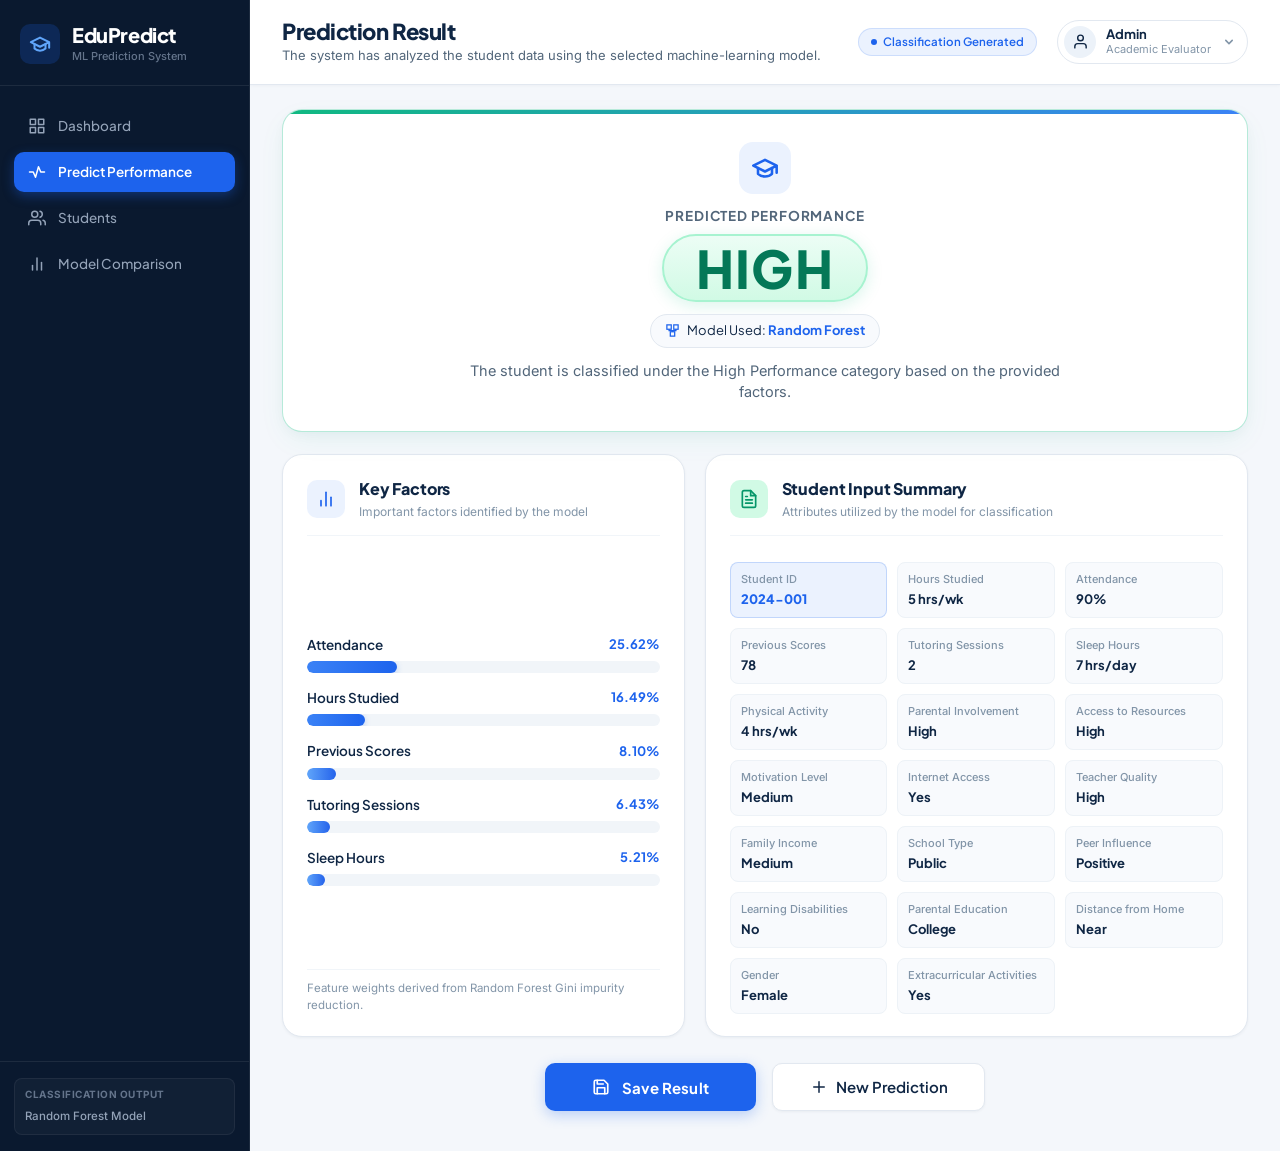
<file: result.html>
<!DOCTYPE html>
<html lang="en">
<head>
  <meta charset="UTF-8">
  <meta name="viewport" content="width=device-width, initial-scale=1.0">
  <title>EduPredict - Prediction Result</title>
  <meta name="description" content="Generated academic performance prediction result using Random Forest classification model.">
  
  <!-- Modern Academic Typography: Plus Jakarta Sans & Inter -->
  <link rel="preconnect" href="https://fonts.googleapis.com">
  <link rel="preconnect" href="https://fonts.gstatic.com" crossorigin>
  <link href="https://fonts.googleapis.com/css2?family=Plus+Jakarta+Sans:wght@400;500;600;700;800&family=Inter:wght@400;500;600;700&display=swap" rel="stylesheet">
  
  <link rel="stylesheet" href="styles.css">
  <link rel="stylesheet" href="dashboard.css">
  <link rel="stylesheet" href="predict.css">
  <link rel="stylesheet" href="result.css">
</head>
<body class="dashboard-body">

  <div class="app-layout">
    
    <!-- ==========================================================================
         LEFT SIDEBAR (Dark Navy - Unified with previous screens)
         ========================================================================== -->
    <aside class="sidebar" aria-label="Main Navigation">
      
      <!-- Sidebar Brand Header -->
      <div class="sidebar-header">
        <a href="dashboard.html" class="sidebar-brand-link">
          <div class="sidebar-icon-bubble" aria-hidden="true">
            <svg class="graduation-icon-sm" viewBox="0 0 24 24" fill="none" stroke="currentColor" stroke-width="2.2" stroke-linecap="round" stroke-linejoin="round">
              <path d="M22 10v6M2 10l10-5 10 5-10 5z"/>
              <path d="M6 12v5c3 3 9 3 12 0v-5"/>
            </svg>
          </div>
          <div class="sidebar-brand-text">
            <span class="brand-name">EduPredict</span>
            <span class="brand-caption">ML Prediction System</span>
          </div>
        </a>
      </div>

      <!-- Navigation Menu -->
      <nav class="sidebar-nav">
        <ul class="nav-list">
          
          <!-- Item 1: Dashboard -->
          <li class="nav-item">
            <a href="dashboard.html" class="nav-link">
              <svg class="nav-icon" viewBox="0 0 24 24" fill="none" stroke="currentColor" stroke-width="2" stroke-linecap="round" stroke-linejoin="round">
                <rect x="3" y="3" width="7" height="7"/>
                <rect x="14" y="3" width="7" height="7"/>
                <rect x="14" y="14" width="7" height="7"/>
                <rect x="3" y="14" width="7" height="7"/>
              </svg>
              <span>Dashboard</span>
            </a>
          </li>

          <!-- Item 2: Predict Performance (ACTIVE) -->
          <li class="nav-item">
            <a href="predict.html" class="nav-link active" aria-current="page">
              <svg class="nav-icon" viewBox="0 0 24 24" fill="none" stroke="currentColor" stroke-width="2" stroke-linecap="round" stroke-linejoin="round">
                <path d="M2 12h5l3 7 4-14 3 7h5"/>
              </svg>
              <span>Predict Performance</span>
            </a>
          </li>

          <!-- Item 3: Students -->
          <li class="nav-item">
            <a href="students.html" class="nav-link">
              <svg class="nav-icon" viewBox="0 0 24 24" fill="none" stroke="currentColor" stroke-width="2" stroke-linecap="round" stroke-linejoin="round">
                <path d="M17 21v-2a4 4 0 0 0-4-4H5a4 4 0 0 0-4 4v2"/>
                <circle cx="9" cy="7" r="4"/>
                <path d="M23 21v-2a4 4 0 0 0-3-3.87"/>
                <path d="M16 3.13a4 4 0 0 1 0 7.75"/>
              </svg>
              <span>Students</span>
            </a>
          </li>

          <!-- Item 4: Model Comparison -->
          <li class="nav-item">
            <a href="model-comparison.html" class="nav-link">
              <svg class="nav-icon" viewBox="0 0 24 24" fill="none" stroke="currentColor" stroke-width="2" stroke-linecap="round" stroke-linejoin="round">
                <line x1="18" y1="20" x2="18" y2="10"/>
                <line x1="12" y1="20" x2="12" y2="4"/>
                <line x1="6" y1="20" x2="6" y2="14"/>
              </svg>
              <span>Model Comparison</span>
            </a>
          </li>

        </ul>
      </nav>

      <!-- Sidebar Footer -->
      <div class="sidebar-footer">
        <div class="sidebar-meta-card">
          <span class="meta-label">Classification Output</span>
          <span class="meta-value">Random Forest Model</span>
        </div>
      </div>

    </aside>

    <!-- ==========================================================================
         MAIN CONTENT AREA
         ========================================================================== -->
    <div class="main-wrapper">
      
      <!-- TOP BAR -->
      <header class="top-bar">
        <div class="top-bar-left">
          <h1 class="page-title">Prediction Result</h1>
          <p class="page-subtitle">The system has analyzed the student data using the selected machine-learning model.</p>
        </div>

        <div class="top-bar-right">
          <div class="capstone-mini-badge">
            <span class="pulse-dot-sm"></span>
            <span>Classification Generated</span>
          </div>

          <!-- User Profile Section with Dropdown Arrow -->
          <div class="user-profile-widget" tabindex="0" role="button" aria-haspopup="true" aria-label="User profile">
            <div class="profile-avatar">
              <svg viewBox="0 0 24 24" fill="none" stroke="currentColor" stroke-width="2" stroke-linecap="round" stroke-linejoin="round">
                <path d="M20 21v-2a4 4 0 0 0-4-4H8a4 4 0 0 0-4 4v2"/>
                <circle cx="12" cy="7" r="4"/>
              </svg>
            </div>
            <div class="profile-info">
              <span class="profile-name">Admin</span>
              <span class="profile-role">Academic Evaluator</span>
            </div>
            <!-- Dropdown Arrow -->
            <svg class="dropdown-arrow-icon" viewBox="0 0 20 20" fill="currentColor" aria-hidden="true">
              <path fill-rule="evenodd" d="M5.293 7.293a1 1 0 011.414 0L10 10.586l3.293-3.293a1 1 0 111.414 1.414l-4 4a1 1 0 01-1.414 0l-4-4a1 1 0 010-1.414z" clip-rule="evenodd" />
            </svg>
          </div>
        </div>
      </header>

      <!-- PREDICTION RESULT MAIN CONTENT -->
      <main class="dashboard-content result-page-content">

        <!-- ======================================================================
             TOP: LARGE HIGHLIGHTED RESULT CARD (VISUAL FOCUS)
             ====================================================================== -->
        <section class="result-hero-card" aria-label="Prediction Outcome">
          <div class="result-hero-inner">
            
            <!-- Graduation Cap / Prediction Icon -->
            <div class="result-icon-bubble" aria-hidden="true">
              <svg class="result-cap-icon" viewBox="0 0 24 24" fill="none" stroke="currentColor" stroke-width="2.2" stroke-linecap="round" stroke-linejoin="round">
                <path d="M22 10v6M2 10l10-5 10 5-10 5z"/>
                <path d="M6 12v5c3 3 9 3 12 0v-5"/>
              </svg>
            </div>

            <!-- Header Label -->
            <span class="result-label-tag">Predicted Performance</span>

            <!-- Large Result: HIGH -->
            <div class="result-large-value-wrapper">
              <span id="predicted-tier-badge" class="result-tier-high">HIGH</span>
            </div>

            <!-- Model Used Badge -->
            <div class="result-model-badge">
              <svg viewBox="0 0 24 24" fill="none" stroke="currentColor" stroke-width="2" class="model-tree-icon" aria-hidden="true">
                <rect x="3" y="3" width="7" height="7"/>
                <rect x="14" y="3" width="7" height="7"/>
                <rect x="8.5" y="14" width="7" height="7"/>
                <path d="M6.5 10v2h11v-2"/>
                <path d="M12 12v2"/>
              </svg>
              <span>Model Used: <strong>Random Forest</strong></span>
            </div>

            <!-- Classification Context Sentence -->
            <p class="result-description-text">
              The student is classified under the High Performance category based on the provided factors.
            </p>

          </div>
        </section>

        <!-- ======================================================================
             TWO COLUMN LAYOUT: SECTION 2 (KEY FACTORS) & SECTION 3 (INPUT SUMMARY)
             ====================================================================== -->
        <div class="result-columns-grid">
          
          <!-- SECTION 2 — KEY FACTORS (HORIZONTAL BAR CHART) -->
          <section class="content-card key-factors-card" aria-labelledby="key-factors-title">
            <div class="card-header-styled">
              <div class="section-icon-pill blue-tint">
                <svg viewBox="0 0 24 24" fill="none" stroke="currentColor" stroke-width="2" stroke-linecap="round" stroke-linejoin="round">
                  <line x1="18" y1="20" x2="18" y2="10"/>
                  <line x1="12" y1="20" x2="12" y2="4"/>
                  <line x1="6" y1="20" x2="6" y2="14"/>
                </svg>
              </div>
              <div>
                <h2 id="key-factors-title" class="form-card-title">Key Factors</h2>
                <p class="form-card-subtitle">Important factors identified by the model</p>
              </div>
            </div>

            <!-- Horizontal Bar Chart -->
            <div class="horizontal-chart-container" aria-label="Feature Importance Breakdown">
              
              <!-- Factor 1: Attendance (25.62%) -->
              <div class="h-bar-item">
                <div class="h-bar-info">
                  <span class="h-bar-label">Attendance</span>
                  <span class="h-bar-percentage">25.62%</span>
                </div>
                <div class="h-bar-track">
                  <div class="h-bar-fill fill-primary" style="--bar-width: 25.62%;" title="Attendance: 25.62% importance"></div>
                </div>
              </div>

              <!-- Factor 2: Hours Studied (16.49%) -->
              <div class="h-bar-item">
                <div class="h-bar-info">
                  <span class="h-bar-label">Hours Studied</span>
                  <span class="h-bar-percentage">16.49%</span>
                </div>
                <div class="h-bar-track">
                  <div class="h-bar-fill fill-primary" style="--bar-width: 16.49%;" title="Hours Studied: 16.49% importance"></div>
                </div>
              </div>

              <!-- Factor 3: Previous Scores (8.10%) -->
              <div class="h-bar-item">
                <div class="h-bar-info">
                  <span class="h-bar-label">Previous Scores</span>
                  <span class="h-bar-percentage">8.10%</span>
                </div>
                <div class="h-bar-track">
                  <div class="h-bar-fill fill-secondary" style="--bar-width: 8.10%;" title="Previous Scores: 8.10% importance"></div>
                </div>
              </div>

              <!-- Factor 4: Tutoring Sessions (6.43%) -->
              <div class="h-bar-item">
                <div class="h-bar-info">
                  <span class="h-bar-label">Tutoring Sessions</span>
                  <span class="h-bar-percentage">6.43%</span>
                </div>
                <div class="h-bar-track">
                  <div class="h-bar-fill fill-secondary" style="--bar-width: 6.43%;" title="Tutoring Sessions: 6.43% importance"></div>
                </div>
              </div>

              <!-- Factor 5: Sleep Hours (5.21%) -->
              <div class="h-bar-item">
                <div class="h-bar-info">
                  <span class="h-bar-label">Sleep Hours</span>
                  <span class="h-bar-percentage">5.21%</span>
                </div>
                <div class="h-bar-track">
                  <div class="h-bar-fill fill-secondary" style="--bar-width: 5.21%;" title="Sleep Hours: 5.21% importance"></div>
                </div>
              </div>

            </div>

            <div class="factors-footer-note">
              <span>Feature weights derived from Random Forest Gini impurity reduction.</span>
            </div>
          </section>

          <!-- SECTION 3 — INPUT SUMMARY (CLEAN GRID) -->
          <section class="content-card input-summary-card" aria-labelledby="summary-title">
            <div class="card-header-styled">
              <div class="section-icon-pill emerald-tint">
                <svg viewBox="0 0 24 24" fill="none" stroke="currentColor" stroke-width="2" stroke-linecap="round" stroke-linejoin="round">
                  <path d="M14 2H6a2 2 0 0 0-2 2v16a2 2 0 0 0 2 2h12a2 2 0 0 0 2-2V8z"></path>
                  <polyline points="14 2 14 8 20 8"></polyline>
                  <line x1="16" y1="13" x2="8" y2="13"></line>
                  <line x1="16" y1="17" x2="8" y2="17"></line>
                  <polyline points="10 9 9 9 8 9"></polyline>
                </svg>
              </div>
              <div>
                <h2 id="summary-title" class="form-card-title">Student Input Summary</h2>
                <p class="form-card-subtitle">Attributes utilized by the model for classification</p>
              </div>
            </div>

            <!-- Clean 20-Item Structured Summary Grid -->
            <div class="summary-grid" id="summary-grid">
              
              <div class="summary-item highlight-item">
                <span class="summary-label">Student ID</span>
                <span class="summary-value" id="val-student-id">2024-001</span>
              </div>

              <div class="summary-item">
                <span class="summary-label">Hours Studied</span>
                <span class="summary-value" id="val-hours">5 hrs/wk</span>
              </div>

              <div class="summary-item">
                <span class="summary-label">Attendance</span>
                <span class="summary-value" id="val-attendance">90%</span>
              </div>

              <div class="summary-item">
                <span class="summary-label">Previous Scores</span>
                <span class="summary-value" id="val-previous-scores">78</span>
              </div>

              <div class="summary-item">
                <span class="summary-label">Tutoring Sessions</span>
                <span class="summary-value" id="val-tutoring">2</span>
              </div>

              <div class="summary-item">
                <span class="summary-label">Sleep Hours</span>
                <span class="summary-value" id="val-sleep">7 hrs/day</span>
              </div>

              <div class="summary-item">
                <span class="summary-label">Physical Activity</span>
                <span class="summary-value" id="val-activity">4 hrs/wk</span>
              </div>

              <div class="summary-item">
                <span class="summary-label">Parental Involvement</span>
                <span class="summary-value" id="val-parental">High</span>
              </div>

              <div class="summary-item">
                <span class="summary-label">Access to Resources</span>
                <span class="summary-value" id="val-resources">High</span>
              </div>

              <div class="summary-item">
                <span class="summary-label">Motivation Level</span>
                <span class="summary-value" id="val-motivation">Medium</span>
              </div>

              <div class="summary-item">
                <span class="summary-label">Internet Access</span>
                <span class="summary-value" id="val-internet">Yes</span>
              </div>

              <div class="summary-item">
                <span class="summary-label">Teacher Quality</span>
                <span class="summary-value" id="val-teacher">High</span>
              </div>

              <div class="summary-item">
                <span class="summary-label">Family Income</span>
                <span class="summary-value" id="val-income">Medium</span>
              </div>

              <div class="summary-item">
                <span class="summary-label">School Type</span>
                <span class="summary-value" id="val-school-type">Public</span>
              </div>

              <div class="summary-item">
                <span class="summary-label">Peer Influence</span>
                <span class="summary-value" id="val-peer">Positive</span>
              </div>

              <div class="summary-item">
                <span class="summary-label">Learning Disabilities</span>
                <span class="summary-value" id="val-disabilities">No</span>
              </div>

              <div class="summary-item">
                <span class="summary-label">Parental Education</span>
                <span class="summary-value" id="val-education">College</span>
              </div>

              <div class="summary-item">
                <span class="summary-label">Distance from Home</span>
                <span class="summary-value" id="val-distance">Near</span>
              </div>

              <div class="summary-item">
                <span class="summary-label">Gender</span>
                <span class="summary-value" id="val-gender">Female</span>
              </div>

              <div class="summary-item">
                <span class="summary-label">Extracurricular Activities</span>
                <span class="summary-value" id="val-extra">Yes</span>
              </div>

            </div>
          </section>

        </div>

        <!-- ======================================================================
             BOTTOM BUTTONS (PRIMARY: SAVE RESULT | SECONDARY: NEW PREDICTION)
             ====================================================================== -->
        <section class="result-action-bar">
          <div class="action-buttons-flex">
            
            <!-- Primary Button: Save Result -->
            <button type="button" id="save-result-btn" class="btn-primary-large btn-save">
              <svg viewBox="0 0 24 24" fill="none" stroke="currentColor" stroke-width="2.2" stroke-linecap="round" stroke-linejoin="round" class="action-icon" aria-hidden="true">
                <path d="M19 21H5a2 2 0 0 1-2-2V5a2 2 0 0 1 2-2h11l5 5v11a2 2 0 0 1-2 2z"></path>
                <polyline points="17 21 17 13 7 13 7 21"></polyline>
                <polyline points="7 3 7 8 15 8"></polyline>
              </svg>
              <span>Save Result</span>
            </button>

            <!-- Secondary Button: New Prediction (Returns to predict.html) -->
            <a href="predict.html" id="new-prediction-btn" class="btn-secondary-action">
              <svg viewBox="0 0 24 24" fill="none" stroke="currentColor" stroke-width="2" stroke-linecap="round" stroke-linejoin="round" class="action-icon" aria-hidden="true">
                <line x1="12" y1="5" x2="12" y2="19"></line>
                <line x1="5" y1="12" x2="19" y2="12"></line>
              </svg>
              <span>New Prediction</span>
            </a>

          </div>

          <!-- Toast Notification for Save Action -->
          <div id="save-notification" class="save-toast hidden" role="status" aria-live="polite">
            <svg class="toast-check-icon" viewBox="0 0 20 20" fill="currentColor">
              <path fill-rule="evenodd" d="M10 18a8 8 0 100-16 8 8 0 000 16zm3.707-9.293a1 1 0 00-1.414-1.414L9 10.586 7.707 9.293a1 1 0 00-1.414 1.414l2 2a1 1 0 001.414 0l4-4z" clip-rule="evenodd" />
            </svg>
            <span>Prediction result for student successfully saved to evaluation records.</span>
          </div>

        </section>

      </main>

    </div>

  </div>

  <script src="result.js"></script>
</body>
</html>
</file>
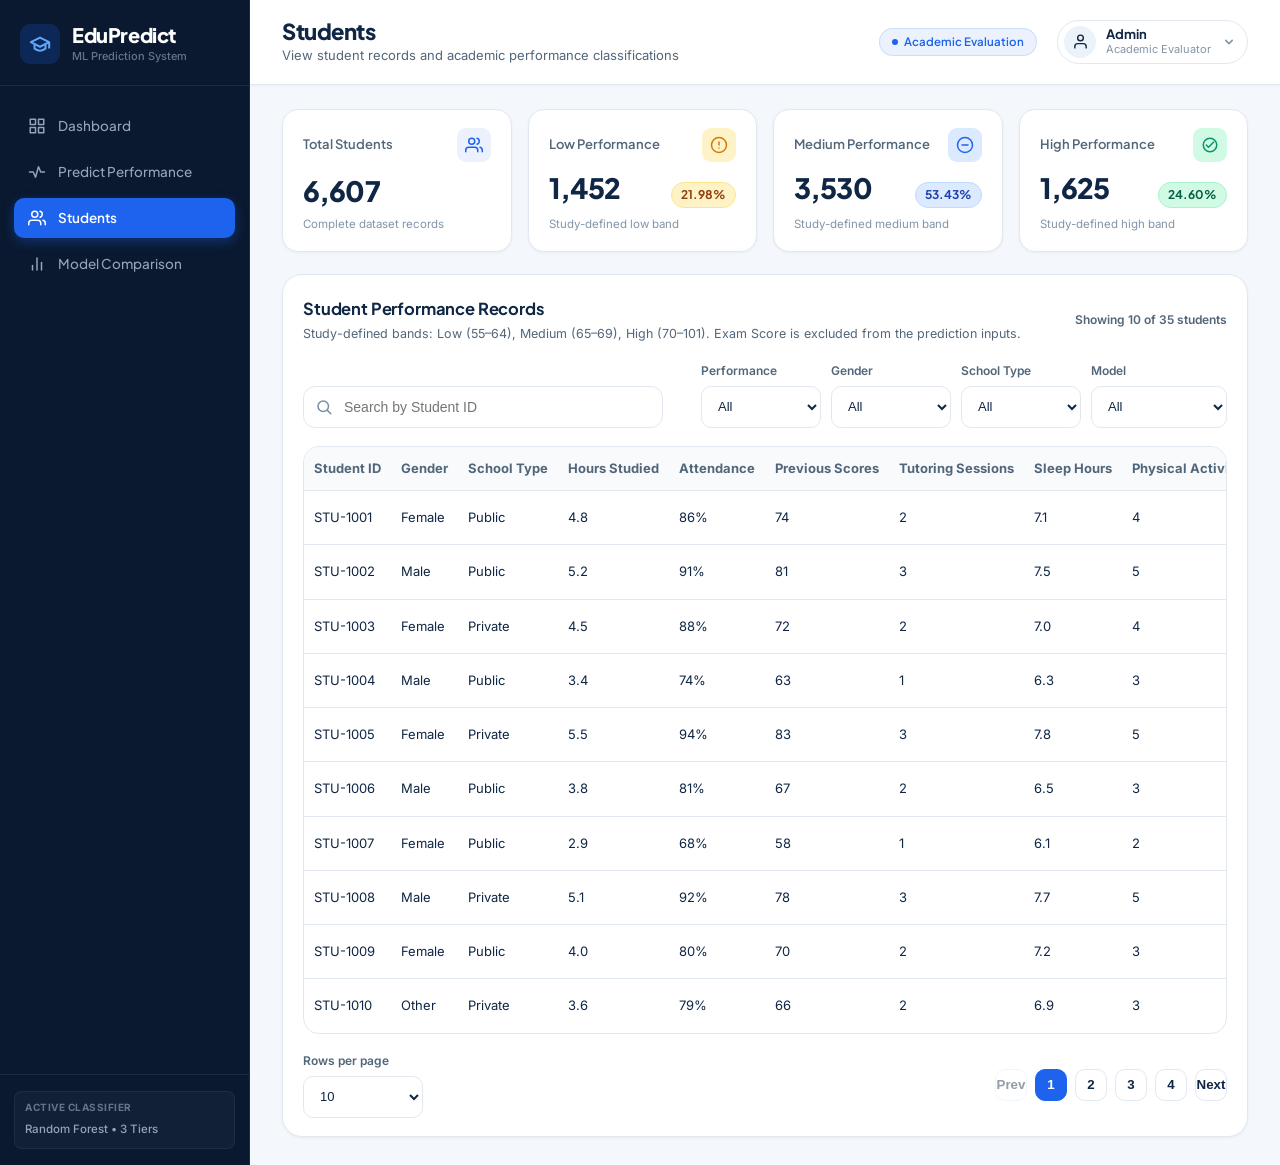
<file: students.html>
<!DOCTYPE html>
<html lang="en">
<head>
  <meta charset="UTF-8">
  <meta name="viewport" content="width=device-width, initial-scale=1.0">
  <title>EduPredict - Students</title>
  <meta name="description" content="View student records and academic performance classifications in the EduPredict ML prediction system.">

  <link rel="preconnect" href="https://fonts.googleapis.com">
  <link rel="preconnect" href="https://fonts.gstatic.com" crossorigin>
  <link href="https://fonts.googleapis.com/css2?family=Plus+Jakarta+Sans:wght@400;500;600;700;800&family=Inter:wght@400;500;600;700&display=swap" rel="stylesheet">

  <link rel="stylesheet" href="styles.css">
  <link rel="stylesheet" href="dashboard.css">
  <link rel="stylesheet" href="students.css">
</head>
<body class="dashboard-body">
  <div class="app-layout">
    <aside class="sidebar" aria-label="Main navigation">
      <div class="sidebar-header">
        <a href="dashboard.html" class="sidebar-brand-link">
          <div class="sidebar-icon-bubble" aria-hidden="true">
            <svg class="graduation-icon-sm" viewBox="0 0 24 24" fill="none" stroke="currentColor" stroke-width="2.2" stroke-linecap="round" stroke-linejoin="round">
              <path d="M22 10v6M2 10l10-5 10 5-10 5z"/>
              <path d="M6 12v5c3 3 9 3 12 0v-5"/>
            </svg>
          </div>
          <div class="sidebar-brand-text">
            <span class="brand-name">EduPredict</span>
            <span class="brand-caption">ML Prediction System</span>
          </div>
        </a>
      </div>

      <nav class="sidebar-nav">
        <ul class="nav-list">
          <li class="nav-item">
            <a href="dashboard.html" class="nav-link">
              <svg class="nav-icon" viewBox="0 0 24 24" fill="none" stroke="currentColor" stroke-width="2" stroke-linecap="round" stroke-linejoin="round">
                <rect x="3" y="3" width="7" height="7"/>
                <rect x="14" y="3" width="7" height="7"/>
                <rect x="14" y="14" width="7" height="7"/>
                <rect x="3" y="14" width="7" height="7"/>
              </svg>
              <span>Dashboard</span>
            </a>
          </li>

          <li class="nav-item">
            <a href="predict.html" class="nav-link">
              <svg class="nav-icon" viewBox="0 0 24 24" fill="none" stroke="currentColor" stroke-width="2" stroke-linecap="round" stroke-linejoin="round">
                <path d="M2 12h5l3 7 4-14 3 7h5"/>
              </svg>
              <span>Predict Performance</span>
            </a>
          </li>

          <li class="nav-item">
            <a href="students.html" class="nav-link active" aria-current="page">
              <svg class="nav-icon" viewBox="0 0 24 24" fill="none" stroke="currentColor" stroke-width="2" stroke-linecap="round" stroke-linejoin="round">
                <path d="M17 21v-2a4 4 0 0 0-4-4H5a4 4 0 0 0-4 4v2"/>
                <circle cx="9" cy="7" r="4"/>
                <path d="M23 21v-2a4 4 0 0 0-3-3.87"/>
                <path d="M16 3.13a4 4 0 0 1 0 7.75"/>
              </svg>
              <span>Students</span>
            </a>
          </li>

          <li class="nav-item">
            <a href="model-comparison.html" class="nav-link">
              <svg class="nav-icon" viewBox="0 0 24 24" fill="none" stroke="currentColor" stroke-width="2" stroke-linecap="round" stroke-linejoin="round">
                <line x1="18" y1="20" x2="18" y2="10"/>
                <line x1="12" y1="20" x2="12" y2="4"/>
                <line x1="6" y1="20" x2="6" y2="14"/>
              </svg>
              <span>Model Comparison</span>
            </a>
          </li>
        </ul>
      </nav>

      <div class="sidebar-footer">
        <div class="sidebar-meta-card">
          <span class="meta-label">Active Classifier</span>
          <span class="meta-value">Random Forest &bull; 3 Tiers</span>
        </div>
      </div>
    </aside>

    <div class="main-wrapper">
      <header class="top-bar">
        <div class="top-bar-left">
          <h1 class="page-title">Students</h1>
          <p class="page-subtitle">View student records and academic performance classifications</p>
        </div>

        <div class="top-bar-right">
          <div class="capstone-mini-badge">
            <span class="pulse-dot-sm"></span>
            <span>Academic Evaluation</span>
          </div>

          <div class="user-profile-widget" tabindex="0" role="button" aria-haspopup="true" aria-label="User profile">
            <div class="profile-avatar">
              <svg viewBox="0 0 24 24" fill="none" stroke="currentColor" stroke-width="2" stroke-linecap="round" stroke-linejoin="round">
                <path d="M20 21v-2a4 4 0 0 0-4-4H8a4 4 0 0 0-4 4v2"/>
                <circle cx="12" cy="7" r="4"/>
              </svg>
            </div>
            <div class="profile-info">
              <span class="profile-name">Admin</span>
              <span class="profile-role">Academic Evaluator</span>
            </div>
            <svg class="dropdown-arrow-icon" viewBox="0 0 20 20" fill="currentColor" aria-hidden="true" style="width: 16px; height: 16px; color: #8295A8;">
              <path fill-rule="evenodd" d="M5.293 7.293a1 1 0 011.414 0L10 10.586l3.293-3.293a1 1 0 111.414 1.414l-4 4a1 1 0 01-1.414 0l-4-4a1 1 0 010-1.414z" clip-rule="evenodd" />
            </svg>
          </div>
        </div>
      </header>

      <main class="dashboard-content students-page-content">
        <section class="summary-cards-grid" aria-label="Student overview summary">
          <article class="stat-card">
            <div class="stat-header">
              <span class="stat-label">Total Students</span>
              <div class="stat-icon-wrapper blue-tint" aria-hidden="true">
                <svg viewBox="0 0 24 24" fill="none" stroke="currentColor" stroke-width="2" stroke-linecap="round" stroke-linejoin="round">
                  <path d="M17 21v-2a4 4 0 0 0-4-4H5a4 4 0 0 0-4 4v2"/>
                  <circle cx="9" cy="7" r="4"/>
                  <path d="M23 21v-2a4 4 0 0 0-3-3.87"/>
                  <path d="M16 3.13a4 4 0 0 1 0 7.75"/>
                </svg>
              </div>
            </div>
            <div class="stat-body">
              <div class="stat-value" id="total-students">6,607</div>
            </div>
            <div class="stat-footer">
              <span class="stat-subtext">Complete dataset records</span>
            </div>
          </article>

          <article class="stat-card">
            <div class="stat-header">
              <span class="stat-label">Low Performance</span>
              <div class="stat-icon-wrapper amber-tint" aria-hidden="true">
                <svg viewBox="0 0 24 24" fill="none" stroke="currentColor" stroke-width="2" stroke-linecap="round" stroke-linejoin="round">
                  <circle cx="12" cy="12" r="10"/>
                  <line x1="12" y1="8" x2="12" y2="12"/>
                  <line x1="12" y1="16" x2="12.01" y2="16"/>
                </svg>
              </div>
            </div>
            <div class="stat-body">
              <div class="stat-value" id="low-count">1,452</div>
              <span class="category-badge badge-low" id="low-percent">21.98%</span>
            </div>
            <div class="stat-footer">
              <span class="stat-subtext">Study-defined low band</span>
            </div>
          </article>

          <article class="stat-card">
            <div class="stat-header">
              <span class="stat-label">Medium Performance</span>
              <div class="stat-icon-wrapper blue-cat-tint" aria-hidden="true">
                <svg viewBox="0 0 24 24" fill="none" stroke="currentColor" stroke-width="2" stroke-linecap="round" stroke-linejoin="round">
                  <circle cx="12" cy="12" r="10"/>
                  <line x1="8" y1="12" x2="16" y2="12"/>
                </svg>
              </div>
            </div>
            <div class="stat-body">
              <div class="stat-value" id="medium-count">3,530</div>
              <span class="category-badge badge-medium" id="medium-percent">53.43%</span>
            </div>
            <div class="stat-footer">
              <span class="stat-subtext">Study-defined medium band</span>
            </div>
          </article>

          <article class="stat-card">
            <div class="stat-header">
              <span class="stat-label">High Performance</span>
              <div class="stat-icon-wrapper emerald-tint" aria-hidden="true">
                <svg viewBox="0 0 24 24" fill="none" stroke="currentColor" stroke-width="2" stroke-linecap="round" stroke-linejoin="round">
                  <path d="M7 12l3 3 7-7"/>
                  <circle cx="12" cy="12" r="9"/>
                </svg>
              </div>
            </div>
            <div class="stat-body">
              <div class="stat-value" id="high-count">1,625</div>
              <span class="category-badge badge-high" id="high-percent">24.60%</span>
            </div>
            <div class="stat-footer">
              <span class="stat-subtext">Study-defined high band</span>
            </div>
          </article>
        </section>

        <section class="content-card students-table-card" aria-labelledby="students-table-title">
          <div class="card-title-bar">
            <div>
              <h2 class="section-heading" id="students-table-title">Student Performance Records</h2>
              <p class="section-subtext">Study-defined bands: Low (55–64), Medium (65–69), High (70–101). Exam Score is excluded from the prediction inputs.</p>
            </div>
            <div class="table-meta">
              Showing <span id="rows-count">0</span> of <span id="total-count">0</span> students
            </div>
          </div>

          <div class="students-toolbar">
            <label class="search-wrap" aria-label="Search student records by Student ID">
              <svg viewBox="0 0 24 24" fill="none" stroke="currentColor" stroke-width="2" stroke-linecap="round" stroke-linejoin="round" aria-hidden="true">
                <circle cx="11" cy="11" r="7"></circle>
                <path d="M21 21l-4.3-4.3"></path>
              </svg>
              <input id="student-search" type="search" placeholder="Search by Student ID" autocomplete="off">
            </label>

            <div class="filter-row">
              <label>
                <span>Performance</span>
                <select id="filter-performance">
                  <option value="All">All</option>
                  <option value="Low">Low</option>
                  <option value="Medium">Medium</option>
                  <option value="High">High</option>
                </select>
              </label>

              <label>
                <span>Gender</span>
                <select id="filter-gender">
                  <option value="All">All</option>
                  <option value="Female">Female</option>
                  <option value="Male">Male</option>
                  <option value="Other">Other</option>
                </select>
              </label>

              <label>
                <span>School Type</span>
                <select id="filter-school-type">
                  <option value="All">All</option>
                  <option value="Public">Public</option>
                  <option value="Private">Private</option>
                </select>
              </label>

              <label>
                <span>Model</span>
                <select id="filter-model">
                  <option value="All">All</option>
                  <option value="Decision Tree">Decision Tree</option>
                  <option value="Random Forest">Random Forest</option>
                </select>
              </label>
            </div>
          </div>

          <div class="table-wrapper">
            <table class="students-table">
              <thead>
                <tr>
                  <th><button type="button" class="sort-button" data-sort="studentId">Student ID</button></th>
                  <th>Gender</th>
                  <th>School Type</th>
                  <th>Hours Studied</th>
                  <th>Attendance</th>
                  <th>Previous Scores</th>
                  <th>Tutoring Sessions</th>
                  <th>Sleep Hours</th>
                  <th>Physical Activity</th>
                  <th><button type="button" class="sort-button" data-sort="performanceLevel">Performance Level</button></th>
                  <th>Prediction Model</th>
                </tr>
              </thead>
              <tbody id="students-table-body"></tbody>
            </table>

            <div id="table-loading" class="state-panel hidden" aria-live="polite">
              <div class="spinner"></div>
              <p>Loading student records...</p>
            </div>

            <div id="table-empty" class="state-panel hidden" aria-live="polite">
              <p>No student records match the selected filters.</p>
            </div>

            <div id="table-error" class="state-panel hidden" aria-live="assertive">
              <p>Unable to load student records right now. Please try again.</p>
            </div>
          </div>

          <div class="table-footer">
            <div class="page-size-control">
              <label for="rows-per-page">Rows per page</label>
              <select id="rows-per-page">
                <option value="10">10</option>
                <option value="25">25</option>
                <option value="50">50</option>
              </select>
            </div>
            <div class="pagination" id="pagination" aria-label="Pagination"></div>
          </div>
        </section>
      </main>
    </div>
  </div>

  <div id="student-modal" class="modal hidden" aria-hidden="true">
    <div class="modal-backdrop" data-close="true"></div>
    <div class="modal-dialog" role="dialog" aria-modal="true" aria-labelledby="modal-title">
      <button type="button" class="modal-close" aria-label="Close student details">&times;</button>
      <div id="modal-content"></div>
    </div>
  </div>

  <script src="students.js"></script>
</body>
</html>
</file>
<file: styles.css>
/* ==========================================================================
   EduPredict - Modern Academic Performance Prediction System Design System
   Color Palette: Navy Blue, Royal Blue, White, Very Light Blue
   ========================================================================== */

:root {
  /* Brand Color Tokens */
  --color-navy-dark: #0A192F;
  --color-navy: #0F2644;
  --color-navy-light: #1E3A5F;
  
  --color-royal-blue: #1D63ED;
  --color-royal-blue-hover: #1550C7;
  --color-royal-blue-active: #0F3FA8;
  --color-royal-blue-light: #EBF2FE;
  --color-royal-blue-tint: rgba(29, 99, 237, 0.08);

  --color-bg-base: #F4F7FB;
  --color-bg-subtle: #ECF2F9;
  --color-card-bg: #FFFFFF;
  
  /* Text & Border Neutrals */
  --color-text-primary: #0F2644;      /* Dark Navy */
  --color-text-secondary: #52667A;    /* Slate Navy */
  --color-text-muted: #8295A8;        /* Soft Muted */
  --color-border: #E2E8F0;
  --color-border-hover: #CBD5E1;
  --color-border-focus: #1D63ED;

  /* State & Feedback */
  --color-success-bg: #ECFDF5;
  --color-success-text: #065F46;
  --color-success-border: #A7F3D0;
  
  --color-error-bg: #FEF2F2;
  --color-error-text: #991B1B;
  --color-error-border: #FECACA;

  /* Typography */
  --font-family-display: 'Plus Jakarta Sans', -apple-system, BlinkMacSystemFont, 'Segoe UI', Roboto, sans-serif;
  --font-family-body: 'Inter', -apple-system, BlinkMacSystemFont, 'Segoe UI', Roboto, sans-serif;

  /* Radii */
  --radius-sm: 8px;
  --radius-md: 10px;
  --radius-lg: 16px;
  --radius-xl: 20px;
  --radius-full: 9999px;

  /* Elevation & Shadows */
  --shadow-sm: 0 1px 3px rgba(15, 38, 68, 0.05);
  --shadow-card: 0 12px 36px -8px rgba(15, 38, 68, 0.08), 
                 0 4px 16px -2px rgba(15, 38, 68, 0.04),
                 0 0 0 1px rgba(226, 232, 240, 0.7);
  --shadow-card-hover: 0 18px 44px -8px rgba(15, 38, 68, 0.12), 
                       0 6px 20px -2px rgba(15, 38, 68, 0.06),
                       0 0 0 1px rgba(29, 99, 237, 0.15);
  --shadow-btn: 0 4px 14px 0 rgba(29, 99, 237, 0.28);
  --shadow-btn-hover: 0 6px 20px 0 rgba(29, 99, 237, 0.36);

  /* Transitions */
  --transition-fast: 0.15s ease;
  --transition-normal: 0.25s ease;
  --transition-smooth: 0.35s cubic-bezier(0.16, 1, 0.3, 1);
}

/* ==========================================================================
   Base & Reset
   ========================================================================== */
*, *::before, *::after {
  box-sizing: border-box;
  margin: 0;
  padding: 0;
}

html, body {
  width: 100%;
  min-height: 100vh;
  font-family: var(--font-family-body);
  font-size: 15px;
  line-height: 1.5;
  color: var(--color-text-secondary);
  background-color: var(--color-bg-base);
  -webkit-font-smoothing: antialiased;
  -moz-osx-font-smoothing: grayscale;
}

body {
  display: flex;
  flex-direction: column;
  position: relative;
  overflow-x: hidden;
}

/* ==========================================================================
   Subtle Ambient Background (Very Light Blue & Crisp White)
   ========================================================================== */
.bg-decorations {
  position: fixed;
  inset: 0;
  pointer-events: none;
  z-index: 0;
  overflow: hidden;
}

/* Very subtle academic soft gradient glows */
.bg-glow {
  position: absolute;
  border-radius: 50%;
  filter: blur(90px);
  opacity: 0.6;
}

.bg-glow.top-left {
  top: -15%;
  left: -10%;
  width: 55vw;
  height: 55vw;
  background: radial-gradient(circle, rgba(219, 234, 254, 0.75) 0%, rgba(237, 245, 254, 0) 70%);
}

.bg-glow.bottom-right {
  bottom: -20%;
  right: -10%;
  width: 60vw;
  height: 60vw;
  background: radial-gradient(circle, rgba(224, 238, 255, 0.65) 0%, rgba(244, 247, 251, 0) 70%);
}

/* Ultra-subtle academic grid */
.grid-pattern {
  position: absolute;
  inset: 0;
  background-image: 
    radial-gradient(circle, rgba(15, 38, 68, 0.04) 1px, transparent 1px);
  background-size: 32px 32px;
  mask-image: radial-gradient(ellipse at center, rgba(0,0,0,0.85) 20%, rgba(0,0,0,0) 80%);
}

/* ==========================================================================
   Main Page Layout (Centered 16:9 friendly desktop canvas)
   ========================================================================== */
.page-container {
  position: relative;
  z-index: 1;
  display: flex;
  flex-direction: column;
  align-items: center;
  justify-content: space-between;
  min-height: 100vh;
  padding: 24px 24px 20px;
}

/* Capstone Academic Pill */
.capstone-badge {
  display: inline-flex;
  align-items: center;
  gap: 8px;
  padding: 5px 15px;
  background: rgba(255, 255, 255, 0.9);
  border: 1px solid rgba(226, 232, 240, 0.9);
  backdrop-filter: blur(8px);
  border-radius: var(--radius-full);
  font-family: var(--font-family-display);
  font-size: 12px;
  font-weight: 600;
  color: var(--color-navy);
  letter-spacing: 0.02em;
  box-shadow: 0 2px 8px rgba(15, 38, 68, 0.04);
  margin-bottom: 8px;
  animation: fadeInDown 0.6s ease-out;
}

.pulse-dot {
  width: 7px;
  height: 7px;
  border-radius: 50%;
  background-color: var(--color-royal-blue);
  box-shadow: 0 0 0 0 rgba(29, 99, 237, 0.7);
  animation: pulseEffect 2.2s infinite;
}

@keyframes pulseEffect {
  0% {
    transform: scale(0.95);
    box-shadow: 0 0 0 0 rgba(29, 99, 237, 0.7);
  }
  70% {
    transform: scale(1);
    box-shadow: 0 0 0 6px rgba(29, 99, 237, 0);
  }
  100% {
    transform: scale(0.95);
    box-shadow: 0 0 0 0 rgba(29, 99, 237, 0);
  }
}

/* ==========================================================================
   Centered Login Card
   ========================================================================== */
.login-card-wrapper {
  flex: 1;
  display: flex;
  align-items: center;
  justify-content: center;
  width: 100%;
  max-width: 440px;
  margin: 6px auto;
}

.login-card {
  width: 100%;
  background: var(--color-card-bg);
  border-radius: var(--radius-xl);
  box-shadow: var(--shadow-card);
  padding: 34px 36px 30px;
  transition: box-shadow var(--transition-smooth), transform var(--transition-smooth);
  animation: cardFadeUp 0.6s cubic-bezier(0.16, 1, 0.3, 1);
}

.login-card:hover {
  box-shadow: var(--shadow-card-hover);
}

/* Card Header & Branding */
.card-header {
  text-align: center;
  margin-bottom: 22px;
}

/* Simple Graduation-cap Icon above name */
.icon-bubble {
  display: inline-flex;
  align-items: center;
  justify-content: center;
  width: 52px;
  height: 52px;
  border-radius: 14px;
  background-color: var(--color-royal-blue-light);
  color: var(--color-royal-blue);
  margin-bottom: 12px;
  transition: transform var(--transition-normal), background-color var(--transition-normal);
}

.icon-bubble:hover {
  transform: translateY(-2px) rotate(-3deg);
  background-color: #e0ecfd;
}

.graduation-icon {
  width: 28px;
  height: 28px;
  stroke: var(--color-royal-blue);
}

/* Prominent Dark Navy Blue Title */
.brand-title {
  font-family: var(--font-family-display);
  font-size: 27px;
  font-weight: 800;
  color: var(--color-navy);
  letter-spacing: -0.03em;
  line-height: 1.2;
  margin-bottom: 5px;
}

/* Subtitle Under Name */
.brand-subtitle {
  font-size: 14px;
  font-weight: 500;
  color: var(--color-text-secondary);
  line-height: 1.35;
  margin-bottom: 10px;
}

.system-meta-tags {
  display: flex;
  align-items: center;
  justify-content: center;
  gap: 8px;
}

.tag-pill {
  font-size: 11.5px;
  font-weight: 600;
  color: var(--color-navy-light);
  background: var(--color-bg-subtle);
  padding: 3px 9px;
  border-radius: var(--radius-full);
}

.tag-divider {
  color: var(--color-text-muted);
  font-size: 10px;
}

/* Status Banner / Alert */
.status-banner {
  display: flex;
  align-items: center;
  gap: 10px;
  padding: 10px 14px;
  border-radius: var(--radius-md);
  font-size: 13.5px;
  margin-bottom: 20px;
  transition: all var(--transition-normal);
}

.status-banner.hidden {
  display: none;
}

.status-banner.success {
  background-color: var(--color-success-bg);
  color: var(--color-success-text);
  border: 1px solid var(--color-success-border);
}

.status-banner.error {
  background-color: var(--color-error-bg);
  color: var(--color-error-text);
  border: 1px solid var(--color-error-border);
}

.status-icon {
  width: 18px;
  height: 18px;
  flex-shrink: 0;
}

/* ==========================================================================
   Form Controls & Styling
   ========================================================================== */
.login-form {
  display: flex;
  flex-direction: column;
  gap: 16px;
}

.form-group {
  display: flex;
  flex-direction: column;
  gap: 6px;
}

.label-row {
  display: flex;
  justify-content: space-between;
  align-items: center;
}

.form-label {
  font-family: var(--font-family-display);
  font-size: 13.5px;
  font-weight: 600;
  color: var(--color-navy);
}

.forgot-link {
  font-size: 12.5px;
  color: var(--color-royal-blue);
  text-decoration: none;
  font-weight: 500;
  transition: color var(--transition-fast);
}

.forgot-link:hover, .forgot-link:focus-visible {
  color: var(--color-royal-blue-hover);
  text-decoration: underline;
  outline: none;
}

/* Input Wrapper with Icons */
.input-wrapper {
  position: relative;
  display: flex;
  align-items: center;
  width: 100%;
}

.field-icon {
  position: absolute;
  left: 14px;
  display: flex;
  align-items: center;
  justify-content: center;
  width: 20px;
  height: 20px;
  color: var(--color-text-muted);
  pointer-events: none;
  transition: color var(--transition-fast);
}

.field-icon svg {
  width: 18px;
  height: 18px;
}

/* Rounded Input Fields */
.form-input {
  width: 100%;
  height: 44px;
  padding: 0 42px 0 44px;
  font-family: var(--font-family-body);
  font-size: 14px;
  color: var(--color-navy);
  background-color: #FFFFFF;
  border: 1.5px solid var(--color-border);
  border-radius: var(--radius-md);
  outline: none;
  transition: border-color var(--transition-fast), 
              box-shadow var(--transition-fast), 
              background-color var(--transition-fast);
}

.form-input::placeholder {
  color: #94A3B8;
  font-weight: 400;
}

.form-input:hover {
  border-color: var(--color-border-hover);
}

.form-input:focus {
  border-color: var(--color-border-focus);
  background-color: #FFFFFF;
  box-shadow: 0 0 0 3.5px rgba(29, 99, 237, 0.12);
}

.input-wrapper:focus-within .field-icon {
  color: var(--color-royal-blue);
}

/* Field Validation Error */
.field-error {
  font-size: 12px;
  color: var(--color-error-text);
  min-height: 15px;
  line-height: 1.2;
}

.field-error:empty {
  display: none;
}

.form-input.invalid {
  border-color: #EF4444;
  background-color: #FFFDFD;
}

.form-input.invalid:focus {
  box-shadow: 0 0 0 3.5px rgba(239, 68, 68, 0.15);
}

/* Password Toggle Button */
.password-toggle-btn {
  position: absolute;
  right: 12px;
  background: none;
  border: none;
  cursor: pointer;
  padding: 4px;
  border-radius: 4px;
  color: var(--color-text-muted);
  display: flex;
  align-items: center;
  justify-content: center;
  transition: color var(--transition-fast);
}

.password-toggle-btn:hover {
  color: var(--color-navy);
}

.password-toggle-btn:focus-visible {
  outline: 2px solid var(--color-royal-blue);
}

.toggle-icon {
  width: 18px;
  height: 18px;
}

/* ==========================================================================
   Remember Me Checkbox & Scope Indicator
   ========================================================================== */
.form-options {
  display: flex;
  align-items: center;
  justify-content: space-between;
  margin-top: -4px;
  margin-bottom: 4px;
}

.checkbox-container {
  display: inline-flex;
  align-items: center;
  position: relative;
  cursor: pointer;
  user-select: none;
}

.checkbox-container input {
  position: absolute;
  opacity: 0;
  cursor: pointer;
  height: 0;
  width: 0;
}

.checkmark {
  height: 18px;
  width: 18px;
  background-color: #FFFFFF;
  border: 1.5px solid var(--color-border);
  border-radius: 5px;
  margin-right: 9px;
  display: flex;
  align-items: center;
  justify-content: center;
  transition: all var(--transition-fast);
}

.checkbox-container:hover input ~ .checkmark {
  border-color: var(--color-royal-blue);
}

.checkbox-container input:checked ~ .checkmark {
  background-color: var(--color-royal-blue);
  border-color: var(--color-royal-blue);
}

.checkmark::after {
  content: "";
  display: none;
  width: 4px;
  height: 8px;
  border: solid white;
  border-width: 0 2px 2px 0;
  transform: rotate(45deg) translate(-0.5px, -1px);
}

.checkbox-container input:checked ~ .checkmark::after {
  display: block;
}

.checkbox-container input:focus-visible ~ .checkmark {
  box-shadow: 0 0 0 3px rgba(29, 99, 237, 0.2);
}

.checkbox-label {
  font-size: 13.5px;
  color: var(--color-text-secondary);
}

.model-scope-hint {
  font-size: 12px;
  color: var(--color-text-muted);
  background: var(--color-bg-subtle);
  padding: 3px 8px;
  border-radius: var(--radius-sm);
  font-weight: 500;
}

/* ==========================================================================
   Strong Blue Login Button
   ========================================================================== */
.btn-primary {
  width: 100%;
  height: 44px;
  display: inline-flex;
  align-items: center;
  justify-content: center;
  gap: 10px;
  background-color: var(--color-royal-blue);
  color: #FFFFFF;
  border: none;
  border-radius: var(--radius-md);
  font-family: var(--font-family-display);
  font-size: 14.5px;
  font-weight: 600;
  letter-spacing: 0.01em;
  cursor: pointer;
  box-shadow: var(--shadow-btn);
  transition: background-color var(--transition-fast), 
              transform var(--transition-fast), 
              box-shadow var(--transition-fast);
  margin-top: 2px;
}

.btn-primary:hover {
  background-color: var(--color-royal-blue-hover);
  box-shadow: var(--shadow-btn-hover);
  transform: translateY(-1px);
}

.btn-primary:active {
  background-color: var(--color-royal-blue-active);
  transform: translateY(0);
  box-shadow: var(--shadow-sm);
}

.btn-primary:focus-visible {
  outline: none;
  box-shadow: 0 0 0 3.5px rgba(29, 99, 237, 0.35);
}

.arrow-icon {
  width: 17px;
  height: 17px;
  transition: transform var(--transition-fast);
}

.btn-primary:hover .arrow-icon {
  transform: translateX(3px);
}

/* Button Loading Spinner */
.btn-spinner.hidden {
  display: none;
}

.spinner-svg {
  width: 20px;
  height: 20px;
  animation: spin 0.8s linear infinite;
}

.spinner-circle {
  stroke: #FFFFFF;
  stroke-dasharray: 45;
  stroke-dashoffset: 15;
  stroke-linecap: round;
}

@keyframes spin {
  100% {
    transform: rotate(360deg);
  }
}

.btn-primary:disabled {
  opacity: 0.8;
  cursor: not-allowed;
  transform: none !important;
}

/* ==========================================================================
   Capstone Prototype Quick Test Credentials
   ========================================================================== */
.prototype-credentials-box {
  margin-top: 6px;
  padding: 10px 12px;
  background-color: #F8FAFD;
  border: 1px dashed #CBD5E1;
  border-radius: var(--radius-md);
  transition: border-color var(--transition-fast);
}

.prototype-credentials-box:hover {
  border-color: #94A3B8;
}

.cred-header {
  display: flex;
  align-items: center;
  gap: 6px;
  font-family: var(--font-family-display);
  font-size: 11.5px;
  font-weight: 700;
  color: var(--color-navy);
  margin-bottom: 2px;
}

.info-icon {
  width: 13px;
  height: 13px;
  color: var(--color-royal-blue);
}

.cred-desc {
  font-size: 11px;
  color: var(--color-text-muted);
  margin-bottom: 6px;
}

.cred-pills {
  display: flex;
  gap: 8px;
  flex-wrap: wrap;
}

.cred-pill {
  flex: 1;
  min-width: 130px;
  padding: 5px 8px;
  background: #FFFFFF;
  border: 1px solid var(--color-border);
  border-radius: var(--radius-sm);
  font-family: var(--font-family-body);
  font-size: 11px;
  color: var(--color-text-secondary);
  text-align: left;
  cursor: pointer;
  transition: all var(--transition-fast);
}

.cred-pill strong {
  color: var(--color-navy);
  font-weight: 600;
}

.cred-pill:hover {
  background-color: var(--color-royal-blue-light);
  border-color: var(--color-royal-blue);
  color: var(--color-royal-blue-hover);
}

/* ==========================================================================
   Page Footer
   ========================================================================== */
.page-footer {
  text-align: center;
  padding-top: 10px;
  z-index: 1;
}

.footer-primary-text {
  font-family: var(--font-family-display);
  font-size: 13px;
  font-weight: 600;
  color: var(--color-navy);
  letter-spacing: 0.01em;
  margin-bottom: 4px;
}

.footer-secondary-text {
  font-size: 11.5px;
  color: var(--color-text-muted);
}

/* ==========================================================================
   Entry Animations & Keyframes
   ========================================================================== */
@keyframes cardFadeUp {
  0% {
    opacity: 0;
    transform: translateY(16px);
  }
  100% {
    opacity: 1;
    transform: translateY(0);
  }
}

@keyframes fadeInDown {
  0% {
    opacity: 0;
    transform: translateY(-10px);
  }
  100% {
    opacity: 1;
    transform: translateY(0);
  }
}

/* ==========================================================================
   Responsive Viewport Support
   ========================================================================== */
@media (max-height: 720px) {
  .page-container {
    padding: 16px 20px;
  }
  .card-header {
    margin-bottom: 20px;
  }
  .icon-bubble {
    width: 48px;
    height: 48px;
    margin-bottom: 10px;
  }
  .graduation-icon {
    width: 24px;
    height: 24px;
  }
  .brand-title {
    font-size: 25px;
  }
  .login-card {
    padding: 30px 32px 26px;
  }
  .login-form {
    gap: 16px;
  }
}

@media (max-width: 480px) {
  .login-card {
    padding: 28px 22px 24px;
    border-radius: var(--radius-lg);
  }
  .brand-title {
    font-size: 24px;
  }
  .brand-subtitle {
    font-size: 13.5px;
  }
  .cred-pills {
    flex-direction: column;
  }
}
</file>
<file: dashboard.css>
/* ==========================================================================
   EduPredict Dashboard - Academic Performance Prediction System
   Maintains exact typography, palette, and elevation from Login Page
   ========================================================================== */

/* Category Accent Tokens */
:root {
  /* Low Performance Category: Subtle Warm Amber */
  --cat-low-color: #D97706;
  --cat-low-bg: #FEF3C7;
  --cat-low-text: #92400E;
  --cat-low-border: #FDE68A;
  --cat-low-bar: #F59E0B;

  /* Medium Performance Category: Royal / Sky Blue */
  --cat-medium-color: #2563EB;
  --cat-medium-bg: #DBEAFE;
  --cat-medium-text: #1E40AF;
  --cat-medium-border: #BFDBFE;
  --cat-medium-bar: #3B82F6;

  /* High Performance Category: Emerald Green */
  --cat-high-color: #059669;
  --cat-high-bg: #D1FAE5;
  --cat-high-text: #065F46;
  --cat-high-border: #A7F3D0;
  --cat-high-bar: #10B981;

  /* Sidebar Tokens */
  --sidebar-bg: #0A192F;
  --sidebar-hover: rgba(255, 255, 255, 0.08);
  --sidebar-active: #1D63ED;
  --sidebar-text: #94A3B8;
  --sidebar-text-bright: #F8FAFC;
  --sidebar-border: rgba(255, 255, 255, 0.08);
}

/* ==========================================================================
   Dashboard Overall Layout (16:9 Desktop Viewport Optimized)
   ========================================================================== */
body.dashboard-body {
  background-color: var(--color-bg-base);
  margin: 0;
  padding: 0;
  min-height: 100vh;
  display: flex;
  overflow-x: hidden;
}

.app-layout {
  display: flex;
  width: 100vw;
  min-height: 100vh;
}

/* ==========================================================================
   LEFT SIDEBAR (Dark Navy)
   ========================================================================== */
.sidebar {
  width: 250px;
  background-color: var(--sidebar-bg);
  display: flex;
  flex-direction: column;
  flex-shrink: 0;
  border-right: 1px solid var(--sidebar-border);
  z-index: 10;
  transition: width var(--transition-normal);
}

/* Sidebar Brand Header */
.sidebar-header {
  padding: 24px 20px 20px;
  border-bottom: 1px solid var(--sidebar-border);
}

.sidebar-brand-link {
  display: flex;
  align-items: center;
  gap: 12px;
  text-decoration: none;
}

.sidebar-icon-bubble {
  display: flex;
  align-items: center;
  justify-content: center;
  width: 40px;
  height: 40px;
  border-radius: 10px;
  background-color: rgba(29, 99, 237, 0.2);
  color: #3B82F6;
  flex-shrink: 0;
}

.graduation-icon-sm {
  width: 22px;
  height: 22px;
  stroke: #60A5FA;
}

.sidebar-brand-text {
  display: flex;
  flex-direction: column;
}

.sidebar-brand-text .brand-name {
  font-family: var(--font-family-display);
  font-size: 20px;
  font-weight: 800;
  color: #FFFFFF;
  letter-spacing: -0.02em;
  line-height: 1.1;
}

.sidebar-brand-text .brand-caption {
  font-size: 11px;
  color: #64748B;
  font-weight: 500;
  margin-top: 2px;
}

/* Navigation Items */
.sidebar-nav {
  flex: 1;
  padding: 20px 14px;
}

.nav-list {
  list-style: none;
  display: flex;
  flex-direction: column;
  gap: 6px;
  padding: 0;
  margin: 0;
}

.nav-item {
  width: 100%;
}

.nav-link {
  display: flex;
  align-items: center;
  gap: 12px;
  padding: 10px 14px;
  border-radius: var(--radius-md);
  font-family: var(--font-family-display);
  font-size: 13.5px;
  font-weight: 500;
  color: var(--sidebar-text);
  text-decoration: none;
  transition: all var(--transition-fast);
}

.nav-link:hover {
  background-color: var(--sidebar-hover);
  color: var(--sidebar-text-bright);
}

.nav-icon {
  width: 18px;
  height: 18px;
  flex-shrink: 0;
}

/* Highlight Dashboard with Blue Active-State Background */
.nav-link.active {
  background-color: var(--sidebar-active);
  color: #FFFFFF;
  font-weight: 600;
  box-shadow: 0 4px 12px rgba(29, 99, 237, 0.35);
}

.nav-link.active .nav-icon {
  stroke: #FFFFFF;
}

/* Sidebar Footer & Logout */
.sidebar-footer {
  padding: 16px 14px;
  border-top: 1px solid var(--sidebar-border);
  display: flex;
  flex-direction: column;
  gap: 12px;
}

.sidebar-meta-card {
  background: rgba(255, 255, 255, 0.03);
  border: 1px solid rgba(255, 255, 255, 0.06);
  border-radius: var(--radius-sm);
  padding: 8px 10px;
}

.sidebar-meta-card .meta-label {
  display: block;
  font-size: 10px;
  text-transform: uppercase;
  letter-spacing: 0.05em;
  color: #64748B;
  font-weight: 700;
  margin-bottom: 2px;
}

.sidebar-meta-card .meta-value {
  font-size: 11.5px;
  color: #94A3B8;
  font-weight: 500;
}

.logout-link {
  color: #EF4444;
}

.logout-link:hover {
  background-color: rgba(239, 68, 68, 0.12);
  color: #F87171;
}

.logout-link .nav-icon {
  stroke: #EF4444;
}

.logout-link:hover .nav-icon {
  stroke: #F87171;
}

/* ==========================================================================
   MAIN CONTENT WRAPPER & TOP BAR
   ========================================================================== */
.main-wrapper {
  flex: 1;
  display: flex;
  flex-direction: column;
  min-height: 100vh;
  background-color: var(--color-bg-base);
  overflow-y: auto;
}

/* TOP BAR */
.top-bar {
  display: flex;
  align-items: center;
  justify-content: space-between;
  padding: 18px 32px;
  background-color: #FFFFFF;
  border-bottom: 1px solid var(--color-border);
  box-shadow: 0 1px 3px rgba(15, 38, 68, 0.03);
  position: sticky;
  top: 0;
  z-index: 5;
}

.top-bar-left {
  display: flex;
  flex-direction: column;
  gap: 2px;
}

.page-title {
  font-family: var(--font-family-display);
  font-size: 22px;
  font-weight: 800;
  color: var(--color-navy);
  letter-spacing: -0.02em;
  margin: 0;
  line-height: 1.2;
}

.page-subtitle {
  font-size: 13px;
  color: var(--color-text-secondary);
  margin: 0;
  font-weight: 400;
}

.top-bar-right {
  display: flex;
  align-items: center;
  gap: 20px;
}

.capstone-mini-badge {
  display: inline-flex;
  align-items: center;
  gap: 6px;
  padding: 4px 12px;
  background: var(--color-royal-blue-light);
  border: 1px solid rgba(29, 99, 237, 0.15);
  border-radius: var(--radius-full);
  font-family: var(--font-family-display);
  font-size: 11.5px;
  font-weight: 600;
  color: var(--color-royal-blue);
}

.pulse-dot-sm {
  width: 6px;
  height: 6px;
  border-radius: 50%;
  background-color: var(--color-royal-blue);
}

/* User Profile Widget */
.user-profile-widget {
  display: flex;
  align-items: center;
  gap: 10px;
  padding: 5px 10px 5px 6px;
  border-radius: var(--radius-full);
  border: 1px solid var(--color-border);
  background-color: #FFFFFF;
  cursor: pointer;
  transition: all var(--transition-fast);
}

.user-profile-widget:hover {
  border-color: var(--color-royal-blue);
  background-color: var(--color-royal-blue-light);
}

.profile-avatar {
  width: 32px;
  height: 32px;
  border-radius: 50%;
  background-color: var(--color-bg-subtle);
  color: var(--color-navy);
  display: flex;
  align-items: center;
  justify-content: center;
}

.profile-avatar svg {
  width: 17px;
  height: 17px;
  stroke: var(--color-navy);
}

.profile-info {
  display: flex;
  flex-direction: column;
}

.profile-name {
  font-family: var(--font-family-display);
  font-size: 13px;
  font-weight: 700;
  color: var(--color-navy);
  line-height: 1.1;
}

.profile-role {
  font-size: 11px;
  color: var(--color-text-muted);
}

/* ==========================================================================
   DASHBOARD MAIN CONTENT BODY
   ========================================================================== */
.dashboard-content {
  padding: 24px 32px 28px;
  display: flex;
  flex-direction: column;
  gap: 20px;
  max-width: 1440px;
  width: 100%;
  box-sizing: border-box;
}

/* ==========================================================================
   FOUR SUMMARY CARDS GRID
   ========================================================================== */
.summary-cards-grid {
  display: grid;
  grid-template-columns: repeat(4, 1fr);
  gap: 16px;
}

.stat-card {
  background-color: var(--color-card-bg);
  border-radius: var(--radius-lg);
  border: 1px solid var(--color-border);
  padding: 18px 20px;
  box-shadow: var(--shadow-sm);
  display: flex;
  flex-direction: column;
  justify-content: space-between;
  transition: transform var(--transition-fast), box-shadow var(--transition-fast);
}

.stat-card:hover {
  transform: translateY(-2px);
  box-shadow: 0 8px 24px -4px rgba(15, 38, 68, 0.08);
}

.stat-header {
  display: flex;
  align-items: center;
  justify-content: space-between;
  margin-bottom: 12px;
}

.stat-label {
  font-family: var(--font-family-display);
  font-size: 13px;
  font-weight: 600;
  color: var(--color-text-secondary);
}

.stat-icon-wrapper {
  width: 34px;
  height: 34px;
  border-radius: 9px;
  display: flex;
  align-items: center;
  justify-content: center;
}

.stat-icon-wrapper svg {
  width: 18px;
  height: 18px;
}

/* Subtle icon tints */
.blue-tint {
  background-color: var(--color-royal-blue-light);
  color: var(--color-royal-blue);
}
.blue-tint svg { stroke: var(--color-royal-blue); }

.amber-tint {
  background-color: var(--cat-low-bg);
  color: var(--cat-low-color);
}
.amber-tint svg { stroke: var(--cat-low-color); }

.blue-cat-tint {
  background-color: var(--cat-medium-bg);
  color: var(--cat-medium-color);
}
.blue-cat-tint svg { stroke: var(--cat-medium-color); }

.emerald-tint {
  background-color: var(--cat-high-bg);
  color: var(--cat-high-color);
}
.emerald-tint svg { stroke: var(--cat-high-color); }

.stat-body {
  display: flex;
  align-items: baseline;
  justify-content: space-between;
  gap: 8px;
  margin-bottom: 8px;
}

.stat-value {
  font-family: var(--font-family-display);
  font-size: 28px;
  font-weight: 800;
  color: var(--color-navy);
  letter-spacing: -0.03em;
  line-height: 1;
}

/* Rounded category percentage badges */
.category-badge {
  font-family: var(--font-family-display);
  font-size: 12px;
  font-weight: 700;
  padding: 3px 9px;
  border-radius: var(--radius-full);
}

.badge-low {
  background-color: var(--cat-low-bg);
  color: var(--cat-low-text);
  border: 1px solid var(--cat-low-border);
}

.badge-medium {
  background-color: var(--cat-medium-bg);
  color: var(--cat-medium-text);
  border: 1px solid var(--cat-medium-border);
}

.badge-high {
  background-color: var(--cat-high-bg);
  color: var(--cat-high-text);
  border: 1px solid var(--cat-high-border);
}

.stat-footer {
  font-size: 11.5px;
  color: var(--color-text-muted);
}

/* ==========================================================================
   TWO LARGE SECTIONS: CHART (LEFT) & TABLE (RIGHT)
   ========================================================================== */
.dashboard-columns-grid {
  display: grid;
  grid-template-columns: 1.15fr 1fr;
  gap: 20px;
}

.content-card {
  background-color: var(--color-card-bg);
  border-radius: var(--radius-xl);
  border: 1px solid var(--color-border);
  box-shadow: var(--shadow-sm);
  padding: 22px 24px;
  display: flex;
  flex-direction: column;
}

.card-title-bar {
  display: flex;
  align-items: center;
  justify-content: space-between;
  margin-bottom: 18px;
}

.section-heading {
  font-family: var(--font-family-display);
  font-size: 16.5px;
  font-weight: 700;
  color: var(--color-navy);
  margin: 0 0 3px 0;
  letter-spacing: -0.01em;
}

.section-subtext {
  font-size: 12.5px;
  color: var(--color-text-secondary);
  margin: 0;
}

/* Chart Legend */
.chart-legend {
  display: flex;
  align-items: center;
  gap: 14px;
}

.legend-item {
  display: inline-flex;
  align-items: center;
  gap: 6px;
  font-size: 12px;
  color: var(--color-text-secondary);
  font-weight: 500;
}

.legend-dot {
  width: 8px;
  height: 8px;
  border-radius: 50%;
}

.legend-dot.low-color { background-color: var(--cat-low-bar); }
.legend-dot.medium-color { background-color: var(--cat-medium-bar); }
.legend-dot.high-color { background-color: var(--cat-high-bar); }

/* ==========================================================================
   VERTICAL BAR CHART IMPLEMENTATION
   ========================================================================== */
.chart-container {
  display: flex;
  gap: 12px;
  height: 240px;
  position: relative;
  margin-top: 10px;
}

.y-axis-label {
  writing-mode: vertical-rl;
  transform: rotate(180deg);
  font-size: 11px;
  color: var(--color-text-muted);
  font-weight: 600;
  letter-spacing: 0.03em;
  text-align: center;
  user-select: none;
}

.chart-plot-area {
  flex: 1;
  position: relative;
  border-left: 1.5px solid var(--color-border);
  border-bottom: 1.5px solid var(--color-border);
  margin-left: 28px;
  margin-bottom: 24px;
}

/* Horizontal Grid Lines */
.grid-line {
  position: absolute;
  left: 0;
  right: 0;
  height: 1px;
  background-color: rgba(226, 232, 240, 0.8);
  pointer-events: none;
}

.grid-line.baseline {
  background-color: var(--color-border);
}

.axis-val {
  position: absolute;
  right: 100%;
  margin-right: 8px;
  top: -7px;
  font-size: 10.5px;
  color: var(--color-text-muted);
  font-family: var(--font-family-body);
  font-weight: 500;
}

/* Bars Flex Container */
.bars-flex {
  position: absolute;
  inset: 0;
  display: flex;
  align-items: flex-end;
  justify-content: space-around;
  padding: 0 10%;
}

.bar-column {
  display: flex;
  flex-direction: column;
  align-items: center;
  width: 72px;
  height: 100%;
  justify-content: flex-end;
  position: relative;
}

.bar-value-bubble {
  font-family: var(--font-family-display);
  font-size: 12.5px;
  font-weight: 700;
  color: var(--color-navy);
  margin-bottom: 6px;
  transition: transform var(--transition-fast);
}

.bar-track {
  width: 100%;
  height: 100%;
  display: flex;
  align-items: flex-end;
  background-color: transparent;
}

.bar-fill {
  width: 100%;
  height: var(--bar-height);
  border-radius: 8px 8px 0 0;
  cursor: pointer;
  transition: height 0.8s cubic-bezier(0.16, 1, 0.3, 1), 
              filter var(--transition-fast), 
              transform var(--transition-fast);
}

.bar-fill:hover {
  filter: brightness(1.08);
  transform: scaleY(1.02);
  transform-origin: bottom;
}

.bar-low {
  background: linear-gradient(180deg, #FBBF24 0%, var(--cat-low-bar) 100%);
  box-shadow: 0 4px 12px rgba(245, 158, 11, 0.25);
}

.bar-medium {
  background: linear-gradient(180deg, #60A5FA 0%, var(--cat-medium-bar) 100%);
  box-shadow: 0 4px 12px rgba(59, 130, 246, 0.25);
}

.bar-high {
  background: linear-gradient(180deg, #34D399 0%, var(--cat-high-bar) 100%);
  box-shadow: 0 4px 12px rgba(16, 185, 129, 0.25);
}

/* X-Axis Labels */
.x-axis-tag {
  position: absolute;
  top: 100%;
  margin-top: 8px;
  font-family: var(--font-family-display);
  font-size: 12px;
  font-weight: 700;
  color: var(--color-navy);
  letter-spacing: 0.01em;
}

.x-axis-caption {
  text-align: center;
  font-size: 11px;
  color: var(--color-text-muted);
  font-weight: 600;
  margin-top: 4px;
}

/* ==========================================================================
   RECENT PREDICTIONS TABLE
   ========================================================================== */
.live-status-tag {
  display: inline-flex;
  align-items: center;
  gap: 5px;
  font-size: 11.5px;
  font-weight: 600;
  color: var(--cat-high-text);
  background-color: var(--cat-high-bg);
  padding: 3px 8px;
  border-radius: var(--radius-full);
}

.live-dot {
  width: 6px;
  height: 6px;
  border-radius: 50%;
  background-color: var(--cat-high-bar);
}

.table-container {
  overflow-x: auto;
  margin-top: 4px;
}

.predictions-table {
  width: 100%;
  border-collapse: collapse;
  font-size: 13px;
}

.predictions-table th {
  font-family: var(--font-family-display);
  font-size: 11.5px;
  font-weight: 700;
  text-transform: uppercase;
  letter-spacing: 0.04em;
  color: var(--color-text-muted);
  padding: 8px 10px;
  border-bottom: 1.5px solid var(--color-border);
  text-align: left;
}

.predictions-table td {
  padding: 10px 10px;
  border-bottom: 1px solid #F1F5F9;
  vertical-align: middle;
}

.predictions-table tbody tr {
  transition: background-color var(--transition-fast);
}

.predictions-table tbody tr:hover {
  background-color: #F8FAFD;
}

.predictions-table th.text-right,
.predictions-table td.text-right {
  text-align: right;
}

.student-id-cell {
  font-family: var(--font-family-display);
  font-weight: 600;
  color: var(--color-navy);
}

.id-badge {
  display: inline-block;
  background-color: #F1F5F9;
  padding: 2px 7px;
  border-radius: var(--radius-sm);
  font-size: 12px;
  color: var(--color-navy);
}

.date-cell {
  color: var(--color-text-secondary);
  font-size: 12px;
}

/* Small rounded status badges for Low, Medium, High */
.status-pill {
  display: inline-flex;
  align-items: center;
  padding: 3px 10px;
  border-radius: var(--radius-full);
  font-family: var(--font-family-display);
  font-size: 11.5px;
  font-weight: 700;
  letter-spacing: 0.01em;
}

.pill-low {
  background-color: var(--cat-low-bg);
  color: var(--cat-low-text);
  border: 1px solid var(--cat-low-border);
}

.pill-medium {
  background-color: var(--cat-medium-bg);
  color: var(--cat-medium-text);
  border: 1px solid var(--cat-medium-border);
}

.pill-high {
  background-color: var(--cat-high-bg);
  color: var(--cat-high-text);
  border: 1px solid var(--cat-high-border);
}

.table-card-footer {
  margin-top: 12px;
  padding-top: 10px;
  border-top: 1px solid #F1F5F9;
  font-size: 11px;
  color: var(--color-text-muted);
}

/* ==========================================================================
   BOTTOM INFORMATION CARD: PREDICTION OVERVIEW
   ========================================================================== */
.info-card-overview {
  background-color: #FFFFFF;
  border: 1px solid var(--color-border);
  border-left: 4px solid var(--color-royal-blue);
  border-radius: var(--radius-lg);
  padding: 16px 20px;
  display: flex;
  align-items: center;
  gap: 16px;
  box-shadow: var(--shadow-sm);
}

.info-card-icon-wrapper {
  width: 36px;
  height: 36px;
  border-radius: 50%;
  background-color: var(--color-royal-blue-light);
  color: var(--color-royal-blue);
  display: flex;
  align-items: center;
  justify-content: center;
  flex-shrink: 0;
}

.info-card-icon-wrapper svg {
  width: 20px;
  height: 20px;
  stroke: var(--color-royal-blue);
}

.info-card-content {
  flex: 1;
}

.info-card-title {
  font-family: var(--font-family-display);
  font-size: 14px;
  font-weight: 700;
  color: var(--color-navy);
  margin: 0 0 3px 0;
}

.info-card-text {
  font-size: 12.5px;
  color: var(--color-text-secondary);
  margin: 0;
  line-height: 1.45;
}

.info-card-pill {
  flex-shrink: 0;
  background-color: var(--color-bg-subtle);
  border: 1px solid var(--color-border);
  border-radius: var(--radius-full);
  padding: 4px 12px;
  font-size: 11px;
  font-weight: 600;
  color: var(--color-navy-light);
}

/* ==========================================================================
   Responsive Adaptations
   ========================================================================== */
@media (max-width: 1080px) {
  .summary-cards-grid {
    grid-template-columns: repeat(2, 1fr);
  }
  .dashboard-columns-grid {
    grid-template-columns: 1fr;
  }
}

@media (max-width: 768px) {
  .app-layout {
    flex-direction: column;
  }
  .sidebar {
    width: 100%;
    border-right: none;
    border-bottom: 1px solid var(--sidebar-border);
  }
  .summary-cards-grid {
    grid-template-columns: 1fr;
  }
}
</file>
<file: model-comparison.css>
.comparison-content {
  display: flex;
  flex-direction: column;
  gap: 20px;
  padding-bottom: 34px;
}

.comparison-content .content-card {
  min-width: 0;
  padding: 22px;
  background: #fff;
  border: 1px solid #e5ebf2;
  border-radius: 16px;
  box-shadow: 0 8px 24px -18px rgba(15, 38, 68, .2);
}

.research-note {
  display: flex;
  align-items: center;
  gap: 12px;
  padding: 14px 18px;
  color: #31516e;
  background: #edf5ff;
  border: 1px solid #d7e8ff;
  border-radius: 14px;
}

.research-note p { margin: 0; font-size: 13px; line-height: 1.55; }
.note-icon { display: grid; place-items: center; flex: 0 0 24px; width: 24px; height: 24px; border-radius: 50%; background: #d6e8ff; color: #1d63ed; font-size: 14px; font-weight: 800; }
.comparison-grid { display: grid; grid-template-columns: repeat(2, minmax(0, 1fr)); gap: 18px; }
.config-grid { gap: 18px; }
.config-card { padding: 20px 22px !important; }
.card-heading { display: flex; align-items: center; gap: 13px; padding-bottom: 16px; border-bottom: 1px solid #e9eef5; }
.card-heading h2, .report-panel h3, .interpretation-grid h3 { margin: 0; color: #102a43; font-family: var(--font-family-display); font-weight: 800; }
.card-heading h2 { font-size: 17px; }
.card-heading p { margin: 4px 0 0; color: #64788b; font-size: 12px; }
.model-mark { display: inline-grid; place-items: center; flex: 0 0 38px; width: 38px; height: 38px; border-radius: 12px; font-size: 12px; font-weight: 800; letter-spacing: .02em; }
.tree-mark { background: #eaf2ff; color: #245fcb; }
.forest-mark { background: #e7f7f0; color: #07835a; }
.config-list { display: grid; gap: 0; margin: 0; }
.config-list > div { display: flex; align-items: center; justify-content: space-between; gap: 12px; padding: 11px 0; border-bottom: 1px solid #f0f3f7; }
.config-list > div:last-child { border-bottom: 0; padding-bottom: 0; }
.config-list dt { color: #64788b; font-size: 12px; }
.config-list dd { margin: 0; color: #18334c; font-size: 12.5px; font-weight: 700; text-align: right; }
.soft-tag { padding: 4px 9px; color: #315fa8; background: #eef4ff; border-radius: 999px; font-size: 11px; }
.section-title-row { display: flex; align-items: flex-start; justify-content: space-between; gap: 12px; margin-bottom: 18px; }
.section-heading { margin: 0; color: #102a43; font-family: var(--font-family-display); font-size: 16px; font-weight: 800; letter-spacing: -.01em; }
.section-subtext { margin: 5px 0 0; color: #708397; font-size: 12px; line-height: 1.45; }
.section-icon { display: grid; place-items: center; flex: 0 0 34px; height: 34px; color: #2563c7; background: #eff5ff; border-radius: 10px; font-weight: 700; }
.dataset-stats { display: grid; grid-template-columns: repeat(2, minmax(0, 1fr)); column-gap: 22px; }
.dataset-stats > div { display: flex; justify-content: space-between; gap: 8px; padding: 11px 0; border-bottom: 1px solid #eef2f6; }
.dataset-stats span { color: #6a7f92; font-size: 11.5px; }
.dataset-stats strong { color: #18334c; font-size: 11.5px; text-align: right; }
.dataset-footnote { margin-top: 14px; padding: 10px 12px; border-radius: 10px; background: #f6f9fc; color: #526b80; font-size: 11px; }
.distribution-list { display: grid; gap: 15px; }
.distribution-label { display: grid; grid-template-columns: 10px minmax(48px, 1fr) auto auto; align-items: center; gap: 9px; margin-bottom: 7px; font-size: 11.5px; color: #526b80; }
.distribution-label strong { color: #18334c; font-size: 11.5px; }
.distribution-label em { min-width: 52px; color: #708397; font-size: 11px; font-style: normal; text-align: right; }
.distribution-dot, .legend-swatch { display: inline-block; width: 9px; height: 9px; border-radius: 50%; }
.low-dot, .low-fill { background: #f59e0b; }
.medium-dot, .medium-fill { background: #3b82f6; }
.high-dot, .high-fill { background: #10b981; }
.distribution-track { height: 7px; overflow: hidden; background: #edf1f6; border-radius: 999px; }
.distribution-fill { display: block; height: 100%; border-radius: inherit; }
.target-rule { margin: 17px 0 8px; color: #304f69; font-size: 11.5px; line-height: 1.6; }
.classification-note { margin: 0; padding: 10px 12px; color: #765d23; background: #fff9e9; border: 1px solid #f4e6bb; border-radius: 10px; font-size: 11px; line-height: 1.55; }
.data-caption { color: #8091a2; font-size: 11px; }
.responsive-table-wrap { width: 100%; overflow-x: auto; }
.comparison-table, .report-table { width: 100%; border-collapse: collapse; text-align: left; }
.comparison-table th, .comparison-table td { padding: 13px 14px; border-bottom: 1px solid #eaf0f5; font-size: 12.5px; }
.comparison-table thead th { color: #6a7e91; background: #f7f9fc; font-size: 11px; font-weight: 700; }
.comparison-table thead th:first-child { border-radius: 9px 0 0 9px; }
.comparison-table thead th:last-child { border-radius: 0 9px 9px 0; }
.comparison-table tbody th { color: #304b64; font-weight: 700; }
.comparison-table tbody td { color: #536a7e; }
.comparison-table tbody tr:last-child th, .comparison-table tbody tr:last-child td { border-bottom: 0; }
.comparison-table td.best-value { color: #08794f; background: #effaf5; font-weight: 800; }
.best-indicator { margin-left: 6px; padding: 3px 7px; border-radius: 999px; color: #08794f; background: #d8f4e6; font-size: 9px; font-weight: 700; white-space: nowrap; }
.chart-summary-grid { grid-template-columns: minmax(0, 1.7fr) minmax(260px, .9fr); align-items: stretch; }
.chart-card { overflow: hidden; }
.chart-legend { display: flex; flex-wrap: wrap; justify-content: flex-end; gap: 10px; color: #657b8f; font-size: 10.5px; }
.chart-legend > span { display: inline-flex; align-items: center; gap: 6px; white-space: nowrap; }
.legend-swatch { width: 8px; height: 8px; }
.tree-swatch { background: #3478e5; }
.forest-swatch { background: #10a675; }
.chart-scroll { width: 100%; overflow-x: auto; }
.performance-chart { display: block; width: 100%; min-width: 560px; height: auto; }
.axis-caption { margin-top: -4px; color: #64788b; font-size: 10px; text-align: center; }
.winner-card { position: relative; overflow: hidden; color: #fff; background: linear-gradient(145deg, #0e2b4a, #124375) !important; border-color: #194d78 !important; }
.winner-card::after { position: absolute; top: -54px; right: -52px; width: 165px; height: 165px; content: ""; border: 1px solid rgba(255,255,255,.1); border-radius: 50%; box-shadow: 0 0 0 22px rgba(255,255,255,.035), 0 0 0 44px rgba(255,255,255,.025); pointer-events: none; }
.winner-eyebrow { display: flex; align-items: center; gap: 8px; color: #b8d6f3; font-size: 11px; font-weight: 700; }
.winner-check { display: grid; place-items: center; width: 22px; height: 22px; border-radius: 50%; background: #d8f7e7; color: #07835a; }
.winner-card h2 { margin: 14px 0 8px; color: #fff; font-family: var(--font-family-display); font-size: 24px; font-weight: 800; }
.winner-card > p { max-width: 420px; margin: 0; color: #d1e0ef; font-size: 11.5px; line-height: 1.65; }
.improvement-list { display: grid; gap: 0; margin-top: 18px; border-top: 1px solid rgba(255,255,255,.15); }
.improvement-list > div { display: flex; align-items: center; justify-content: space-between; gap: 8px; padding: 11px 0; border-bottom: 1px solid rgba(255,255,255,.12); }
.improvement-list > div:last-child { border: 0; padding-bottom: 0; }
.improvement-list span { color: #c0d6e9; font-size: 10.5px; }
.improvement-list strong { color: #fff; font-size: 14px; white-space: nowrap; }
.improvement-list small { color: #c0d6e9; font-size: 9px; font-weight: 500; }
.matrix-grid { grid-template-columns: repeat(2, minmax(0, 1fr)); }
.matrix-card { padding: 16px; border: 1px solid #e9eef4; border-radius: 13px; background: #fbfcfe; }
.matrix-card h3 { display: flex; align-items: center; gap: 9px; margin: 0 0 13px; color: #18334c; font-family: var(--font-family-display); font-size: 13px; font-weight: 800; }
.matrix-card h3 .model-mark { flex-basis: 29px; width: 29px; height: 29px; border-radius: 9px; font-size: 10px; }
.matrix-table { width: 100%; border-collapse: separate; border-spacing: 4px; text-align: center; }
.matrix-table th { color: #718397; font-size: 9.5px; font-weight: 700; }
.matrix-table th:first-child { text-align: left; }
.matrix-table td { height: 43px; min-width: 44px; border-radius: 7px; color: #1e4261; font-size: 12px; font-weight: 700; }
.matrix-table td.diagonal { color: #fff; }
.matrix-axis { margin: 0 0 7px; color: #718397; font-size: 9px; text-align: center; }
.report-grid { align-items: start; }
.report-panel { min-width: 0; padding: 16px; border: 1px solid #e9eef4; border-radius: 13px; background: #fbfcfe; }
.report-panel h3, .interpretation-grid h3 { display: flex; align-items: center; gap: 9px; margin-bottom: 14px; font-size: 13px; }
.report-panel h3 .model-mark, .interpretation-grid h3 .model-mark { flex-basis: 30px; width: 30px; height: 30px; border-radius: 9px; font-size: 10px; }
.report-table { min-width: 430px; }
.report-table th, .report-table td { padding: 10px 8px; border-bottom: 1px solid #eaf0f5; color: #52697e; font-size: 10.5px; white-space: nowrap; }
.report-table thead th { color: #77899a; font-size: 9px; }
.report-table tbody th { color: #26455f; }
.report-table tbody tr:last-child th, .report-table tbody tr:last-child td { border-bottom: 0; }
.interpretation-note { margin: 13px 0 0; padding: 10px 12px; color: #08734e; background: #ebf9f2; border: 1px solid #d1f0df; border-radius: 9px; font-size: 10.5px; line-height: 1.55; }
.feature-importance-list { display: grid; gap: 10px; }
.feature-row { display: grid; grid-template-columns: minmax(150px, 230px) minmax(80px, 1fr) 66px; align-items: center; gap: 12px; }
.feature-name { color: #455e73; font-size: 11px; }
.feature-track { height: 9px; overflow: hidden; background: #edf2f7; border-radius: 99px; }
.feature-fill { display: block; height: 100%; border-radius: inherit; background: linear-gradient(90deg, #387fe8, #58a2f4); }
.feature-value { color: #1d4f91; font-variant-numeric: tabular-nums; font-size: 10.5px; font-weight: 700; text-align: right; }
.importance-note { margin-top: 17px; color: #526b80; background: #f5f8fb; border-color: #e4ebf2; }
.interpretation-grid { grid-template-columns: repeat(2, minmax(0, 1fr)); }
.interpretation-grid article { padding: 15px; background: #f8fafc; border: 1px solid #e9eef4; border-radius: 12px; }
.interpretation-grid h3 { margin-bottom: 9px; }
.interpretation-grid p { margin: 0; color: #5d7387; font-size: 11.5px; line-height: 1.65; }
.final-selection { display: flex; align-items: flex-start; gap: 9px; margin: 16px 0 0; padding: 13px 15px; color: #08734e; background: #edf9f3; border: 1px solid #d3f0e0; border-radius: 11px; font-size: 11.5px; font-weight: 700; line-height: 1.55; }
.final-selection span { display: grid; place-items: center; flex: 0 0 19px; width: 19px; height: 19px; border-radius: 50%; color: #fff; background: #0b9b68; }
.page-footnote { color: #8293a2; font-size: 10px; text-align: center; }

@media (max-width: 1100px) {
  .chart-summary-grid { grid-template-columns: 1fr; }
}
@media (max-width: 850px) {
  .comparison-content { gap: 15px; }
  .comparison-content .content-card { padding: 17px; }
  .comparison-grid { grid-template-columns: 1fr; }
  .dataset-grid, .matrix-grid, .report-grid, .interpretation-grid { grid-template-columns: 1fr; }
  .matrix-table td { height: 40px; }
}
@media (max-width: 560px) {
  .comparison-content .content-card { padding: 14px; border-radius: 13px; }
  .section-title-row { flex-direction: column; }
  .chart-legend { justify-content: flex-start; }
  .dataset-stats { grid-template-columns: 1fr; }
  .dataset-stats > div { padding: 9px 0; }
  .comparison-table { min-width: 470px; }
  .feature-row { grid-template-columns: minmax(110px, 1.2fr) minmax(60px, 1fr) 55px; gap: 8px; }
  .feature-name { font-size: 10px; }
  .feature-value { font-size: 9.5px; }
  .matrix-card { padding: 12px 9px; }
  .matrix-table { border-spacing: 3px; }
  .matrix-table td { min-width: 38px; height: 38px; font-size: 11px; }
  .improvement-list > div { align-items: flex-start; flex-direction: column; gap: 4px; }
}
</file>
<file: predict.css>
/* ==========================================================================
   EduPredict - Predict Student Performance Screen Styles
   Preserves identical typography, elevation, palette, and form styles
   ========================================================================== */

/* Top bar Dropdown arrow */
.dropdown-arrow-icon {
  width: 16px;
  height: 16px;
  color: var(--color-text-muted);
  transition: transform var(--transition-fast);
}

.user-profile-widget:hover .dropdown-arrow-icon {
  color: var(--color-royal-blue);
  transform: translateY(1px);
}

/* Page Container Adjustments */
.predict-page-content {
  max-width: 1400px;
  margin: 0 auto;
  width: 100%;
}

/* Top Action & Instructions Bar */
.form-action-bar-top {
  display: flex;
  align-items: center;
  justify-content: space-between;
  padding: 12px 18px;
  background-color: #FFFFFF;
  border: 1px solid var(--color-border);
  border-radius: var(--radius-lg);
  box-shadow: var(--shadow-sm);
  margin-bottom: 4px;
}

.form-instructions {
  display: flex;
  align-items: center;
  gap: 10px;
  font-size: 13px;
  color: var(--color-text-secondary);
}

.info-badge {
  display: inline-flex;
  align-items: center;
  padding: 3px 8px;
  background-color: var(--color-royal-blue-light);
  color: var(--color-royal-blue);
  font-family: var(--font-family-display);
  font-size: 11px;
  font-weight: 700;
  border-radius: var(--radius-sm);
  text-transform: uppercase;
  letter-spacing: 0.03em;
}

.btn-sample-load {
  display: inline-flex;
  align-items: center;
  gap: 7px;
  padding: 7px 14px;
  background-color: #F8FAFD;
  border: 1px solid var(--color-border);
  border-radius: var(--radius-md);
  font-family: var(--font-family-display);
  font-size: 12.5px;
  font-weight: 600;
  color: var(--color-navy);
  cursor: pointer;
  transition: all var(--transition-fast);
}

.btn-sample-load:hover {
  background-color: var(--color-royal-blue-light);
  border-color: var(--color-royal-blue);
  color: var(--color-royal-blue-hover);
}

.sample-icon {
  width: 15px;
  height: 15px;
  color: var(--color-royal-blue);
}

/* ==========================================================================
   Four White Cards Grid (2x2 Balanced Layout)
   ========================================================================== */
.form-cards-grid {
  display: grid;
  grid-template-columns: 1fr 1fr;
  gap: 20px;
  margin-bottom: 20px;
}

.form-section-card {
  background-color: #FFFFFF;
  border-radius: var(--radius-xl);
  border: 1px solid var(--color-border);
  box-shadow: var(--shadow-sm);
  padding: 24px 26px;
  display: flex;
  flex-direction: column;
  transition: transform var(--transition-fast), box-shadow var(--transition-fast);
}

.form-section-card:hover {
  box-shadow: 0 8px 24px -4px rgba(15, 38, 68, 0.06);
}

/* Section Card Header */
.card-header-styled {
  display: flex;
  align-items: center;
  gap: 14px;
  margin-bottom: 20px;
  padding-bottom: 14px;
  border-bottom: 1.5px solid #F1F5F9;
}

.section-icon-pill {
  width: 38px;
  height: 38px;
  border-radius: 10px;
  display: flex;
  align-items: center;
  justify-content: center;
  flex-shrink: 0;
}

.section-icon-pill svg {
  width: 20px;
  height: 20px;
}

.form-card-title {
  font-family: var(--font-family-display);
  font-size: 16px;
  font-weight: 800;
  color: var(--color-navy);
  margin: 0 0 2px 0;
  letter-spacing: -0.01em;
}

.form-card-subtitle {
  font-size: 12px;
  color: var(--color-text-muted);
  margin: 0;
}

/* Fields Layout */
.form-fields-stack {
  display: flex;
  flex-direction: column;
  gap: 16px;
}

.form-fields-grid-2col {
  display: grid;
  grid-template-columns: 1fr 1fr;
  gap: 16px 14px;
}

/* Field Group & Labels */
.form-field-group {
  display: flex;
  flex-direction: column;
  gap: 6px;
}

.input-label {
  font-family: var(--font-family-display);
  font-size: 13px;
  font-weight: 600;
  color: var(--color-navy);
  display: flex;
  align-items: center;
  gap: 4px;
}

.required-star {
  color: #EF4444;
  font-size: 12px;
}

.input-unit {
  font-size: 11px;
  font-weight: 400;
  color: var(--color-text-muted);
}

/* Clean Rounded Inputs */
.form-control {
  width: 100%;
  height: 44px;
  padding: 0 14px;
  font-family: var(--font-family-body);
  font-size: 14px;
  color: var(--color-navy);
  background-color: #FFFFFF;
  border: 1.5px solid var(--color-border);
  border-radius: var(--radius-md);
  outline: none;
  box-sizing: border-box;
  transition: border-color var(--transition-fast), 
              box-shadow var(--transition-fast), 
              background-color var(--transition-fast);
}

.form-control::placeholder {
  color: #94A3B8;
  font-weight: 400;
}

.form-control:hover {
  border-color: var(--color-border-hover);
}

.form-control:focus {
  border-color: var(--color-border-focus);
  background-color: #FFFFFF;
  box-shadow: 0 0 0 3.5px rgba(29, 99, 237, 0.12);
}

/* Custom Styled Select Dropdown */
.select-wrapper {
  position: relative;
  width: 100%;
}

.select-wrapper select.form-control {
  appearance: none;
  -webkit-appearance: none;
  -moz-appearance: none;
  padding-right: 36px;
  cursor: pointer;
  background-color: #FFFFFF;
  background-image: url("data:image/svg+xml,%3Csvg xmlns='http://www.w3.org/2000/svg' width='16' height='16' viewBox='0 0 24 24' fill='none' stroke='%2364748B' stroke-width='2' stroke-linecap='round' stroke-linejoin='round'%3E%3Cpolyline points='6 9 12 15 18 9'%3E%3C/polyline%3E%3C/svg%3E");
  background-repeat: no-repeat;
  background-position: right 12px center;
  background-size: 14px;
}

.select-wrapper select.form-control:focus {
  background-image: url("data:image/svg+xml,%3Csvg xmlns='http://www.w3.org/2000/svg' width='16' height='16' viewBox='0 0 24 24' fill='none' stroke='%231D63ED' stroke-width='2' stroke-linecap='round' stroke-linejoin='round'%3E%3Cpolyline points='6 9 12 15 18 9'%3E%3C/polyline%3E%3C/svg%3E");
}

/* ==========================================================================
   Bottom Action Card (Predict Performance & Clear Form)
   ========================================================================== */
.form-submit-card {
  background-color: #FFFFFF;
  border: 1px solid var(--color-border);
  border-radius: var(--radius-xl);
  padding: 24px 28px;
  box-shadow: var(--shadow-sm);
  display: flex;
  flex-direction: column;
  align-items: center;
  text-align: center;
  gap: 14px;
}

.action-buttons-group {
  display: flex;
  flex-direction: column;
  align-items: center;
  gap: 10px;
  width: 100%;
  max-width: 420px;
}

/* Large Blue Primary Button */
.btn-primary-large {
  width: 100%;
  height: 50px;
  display: inline-flex;
  align-items: center;
  justify-content: center;
  gap: 12px;
  background-color: var(--color-royal-blue);
  color: #FFFFFF;
  border: none;
  border-radius: var(--radius-md);
  font-family: var(--font-family-display);
  font-size: 16px;
  font-weight: 700;
  letter-spacing: 0.01em;
  cursor: pointer;
  box-shadow: var(--shadow-btn);
  transition: all var(--transition-fast);
}

.btn-primary-large:hover {
  background-color: var(--color-royal-blue-hover);
  box-shadow: var(--shadow-btn-hover);
  transform: translateY(-1px);
}

.btn-primary-large:active {
  background-color: var(--color-royal-blue-active);
  transform: translateY(0);
}

.btn-primary-large:focus-visible {
  outline: none;
  box-shadow: 0 0 0 4px rgba(29, 99, 237, 0.35);
}

.prediction-btn-icon {
  width: 20px;
  height: 20px;
}

.arrow-right-icon {
  width: 18px;
  height: 18px;
  transition: transform var(--transition-fast);
}

.btn-primary-large:hover .arrow-right-icon {
  transform: translateX(4px);
}

/* Subtle Secondary Button */
.btn-secondary-subtle {
  background: none;
  border: none;
  display: inline-flex;
  align-items: center;
  gap: 6px;
  font-family: var(--font-family-display);
  font-size: 13.5px;
  font-weight: 600;
  color: var(--color-text-secondary);
  cursor: pointer;
  padding: 6px 12px;
  border-radius: var(--radius-sm);
  transition: all var(--transition-fast);
}

.btn-secondary-subtle:hover {
  color: var(--color-navy);
  background-color: var(--color-bg-subtle);
}

.btn-subtle-icon {
  width: 15px;
  height: 15px;
  color: var(--color-text-muted);
}

.btn-secondary-subtle:hover .btn-subtle-icon {
  color: var(--color-navy);
}

/* Status Banner while predicting */
.predict-status-bar {
  display: inline-flex;
  align-items: center;
  gap: 10px;
  padding: 10px 18px;
  background-color: var(--color-royal-blue-light);
  border: 1px solid rgba(29, 99, 237, 0.2);
  border-radius: var(--radius-full);
  font-size: 13px;
  font-weight: 600;
  color: var(--color-royal-blue);
  animation: fadeIn 0.3s ease;
}

.predict-status-bar.hidden {
  display: none;
}

.model-note {
  font-size: 12px;
  color: var(--color-text-muted);
  max-width: 680px;
  line-height: 1.5;
  margin: 0;
}

@keyframes fadeIn {
  from { opacity: 0; transform: translateY(-4px); }
  to { opacity: 1; transform: translateY(0); }
}

/* ==========================================================================
   Responsive Adaptations
   ========================================================================== */
@media (max-width: 1024px) {
  .form-cards-grid {
    grid-template-columns: 1fr;
  }
}

@media (max-width: 640px) {
  .form-fields-grid-2col {
    grid-template-columns: 1fr;
  }
  .form-action-bar-top {
    flex-direction: column;
    align-items: flex-start;
    gap: 10px;
  }
  .btn-sample-load {
    width: 100%;
    justify-content: center;
  }
}
</file>
<file: result.css>
/* ==========================================================================
   EduPredict - Prediction Result Screen Styles
   Preserves identical typography, elevation, palette, and form styles
   ========================================================================== */

.result-page-content {
  max-width: 1400px;
  margin: 0 auto;
  width: 100%;
  display: flex;
  flex-direction: column;
  gap: 22px;
}

/* ==========================================================================
   TOP: LARGE HIGHLIGHTED RESULT CARD (VISUAL FOCUS)
   ========================================================================== */
.result-hero-card {
  background-color: #FFFFFF;
  border-radius: var(--radius-xl);
  border: 1.5px solid rgba(16, 185, 129, 0.3);
  box-shadow: 0 10px 30px -5px rgba(16, 185, 129, 0.08), 
              0 4px 14px -2px rgba(15, 38, 68, 0.04);
  padding: 32px 28px 28px;
  text-align: center;
  position: relative;
  overflow: hidden;
  transition: transform var(--transition-fast), box-shadow var(--transition-fast);
}

.result-hero-card:hover {
  transform: translateY(-2px);
  box-shadow: 0 16px 36px -6px rgba(16, 185, 129, 0.12), 
              0 6px 18px -2px rgba(15, 38, 68, 0.06);
}

/* Subtle top border accent */
.result-hero-card::before {
  content: "";
  position: absolute;
  top: 0;
  left: 0;
  right: 0;
  height: 4px;
  background: linear-gradient(90deg, #10B981 0%, #3B82F6 100%);
}

.result-hero-inner {
  display: flex;
  flex-direction: column;
  align-items: center;
  max-width: 620px;
  margin: 0 auto;
}

/* Graduation-cap Icon */
.result-icon-bubble {
  display: inline-flex;
  align-items: center;
  justify-content: center;
  width: 52px;
  height: 52px;
  border-radius: 14px;
  background-color: var(--color-royal-blue-light);
  color: var(--color-royal-blue);
  margin-bottom: 12px;
}

.result-cap-icon {
  width: 28px;
  height: 28px;
  stroke: var(--color-royal-blue);
}

/* "Predicted Performance" Label */
.result-label-tag {
  font-family: var(--font-family-display);
  font-size: 13.5px;
  font-weight: 700;
  text-transform: uppercase;
  letter-spacing: 0.06em;
  color: var(--color-text-secondary);
  margin-bottom: 8px;
}

/* Very Large "HIGH" Result (Visual Focus) */
.result-large-value-wrapper {
  margin-bottom: 12px;
}

.result-tier-high {
  font-family: var(--font-family-display);
  font-size: 52px;
  font-weight: 800;
  letter-spacing: 0.02em;
  line-height: 1;
  color: #047857;
  display: inline-block;
  padding: 6px 32px;
  background: linear-gradient(180deg, #ECFDF5 0%, #D1FAE5 100%);
  border: 2px solid #A7F3D0;
  border-radius: var(--radius-full);
  box-shadow: 0 4px 16px rgba(16, 185, 129, 0.15);
}

/* Model Used Badge */
.result-model-badge {
  display: inline-flex;
  align-items: center;
  gap: 7px;
  padding: 6px 14px;
  background-color: #F8FAFD;
  border: 1px solid var(--color-border);
  border-radius: var(--radius-full);
  font-family: var(--font-family-display);
  font-size: 13px;
  color: var(--color-navy);
  margin-bottom: 12px;
}

.model-tree-icon {
  width: 15px;
  height: 15px;
  color: var(--color-royal-blue);
}

.result-model-badge strong {
  color: var(--color-royal-blue);
  font-weight: 700;
}

/* Description Sentence */
.result-description-text {
  font-size: 14.5px;
  color: var(--color-text-secondary);
  line-height: 1.5;
  margin: 0;
}

/* ==========================================================================
   TWO COLUMN LAYOUT: SECTION 2 (KEY FACTORS) & SECTION 3 (INPUT SUMMARY)
   ========================================================================== */
.result-columns-grid {
  display: grid;
  grid-template-columns: 1fr 1.35fr;
  gap: 20px;
}

/* SECTION 2: KEY FACTORS */
.key-factors-card {
  padding: 22px 24px;
  display: flex;
  flex-direction: column;
  justify-content: space-between;
}

.horizontal-chart-container {
  display: flex;
  flex-direction: column;
  gap: 15px;
  margin: 12px 0 16px;
}

.h-bar-item {
  display: flex;
  flex-direction: column;
  gap: 6px;
}

.h-bar-info {
  display: flex;
  justify-content: space-between;
  align-items: center;
}

.h-bar-label {
  font-family: var(--font-family-display);
  font-size: 13.5px;
  font-weight: 600;
  color: var(--color-navy);
}

.h-bar-percentage {
  font-family: var(--font-family-display);
  font-size: 13px;
  font-weight: 700;
  color: var(--color-royal-blue);
}

/* Horizontal Bar Track & Fill */
.h-bar-track {
  width: 100%;
  height: 12px;
  background-color: #F1F5F9;
  border-radius: var(--radius-full);
  overflow: hidden;
  position: relative;
}

.h-bar-fill {
  height: 100%;
  width: var(--bar-width);
  border-radius: var(--radius-full);
  transition: width 0.9s cubic-bezier(0.16, 1, 0.3, 1);
}

.h-bar-fill.fill-primary {
  background: linear-gradient(90deg, #3B82F6 0%, var(--color-royal-blue) 100%);
  box-shadow: 0 2px 6px rgba(29, 99, 237, 0.25);
}

.h-bar-fill.fill-secondary {
  background: linear-gradient(90deg, #60A5FA 0%, #2563EB 100%);
}

.factors-footer-note {
  font-size: 11.5px;
  color: var(--color-text-muted);
  border-top: 1px solid #F1F5F9;
  padding-top: 10px;
}

/* ==========================================================================
   SECTION 3: STUDENT INPUT SUMMARY GRID
   ========================================================================== */
.input-summary-card {
  padding: 22px 24px;
}

.summary-grid {
  display: grid;
  grid-template-columns: repeat(3, 1fr);
  gap: 10px;
  margin-top: 6px;
}

.summary-item {
  display: flex;
  flex-direction: column;
  padding: 8px 10px;
  background-color: #F8FAFD;
  border: 1px solid #EDF2F7;
  border-radius: var(--radius-sm);
  transition: background-color var(--transition-fast), border-color var(--transition-fast);
}

.summary-item:hover {
  background-color: #FFFFFF;
  border-color: var(--color-border-hover);
}

.summary-item.highlight-item {
  background-color: var(--color-royal-blue-light);
  border-color: rgba(29, 99, 237, 0.2);
}

.summary-label {
  font-size: 11px;
  color: var(--color-text-muted);
  font-weight: 500;
  margin-bottom: 2px;
}

.summary-value {
  font-family: var(--font-family-display);
  font-size: 13px;
  font-weight: 700;
  color: var(--color-navy);
}

.summary-item.highlight-item .summary-value {
  color: var(--color-royal-blue);
  font-weight: 800;
}

/* ==========================================================================
   BOTTOM ACTION BAR (SAVE RESULT & NEW PREDICTION)
   ========================================================================== */
.result-action-bar {
  display: flex;
  flex-direction: column;
  align-items: center;
  gap: 14px;
  margin-top: 4px;
  margin-bottom: 12px;
}

.action-buttons-flex {
  display: flex;
  align-items: center;
  justify-content: center;
  gap: 16px;
  width: 100%;
  max-width: 440px;
}

/* Primary: Save Result */
.btn-save {
  flex: 1;
  height: 48px;
  font-size: 15px;
}

.action-icon {
  width: 18px;
  height: 18px;
}

/* Secondary: New Prediction */
.btn-secondary-action {
  flex: 1;
  height: 48px;
  display: inline-flex;
  align-items: center;
  justify-content: center;
  gap: 8px;
  background-color: #FFFFFF;
  color: var(--color-navy);
  border: 1.5px solid var(--color-border);
  border-radius: var(--radius-md);
  font-family: var(--font-family-display);
  font-size: 15px;
  font-weight: 600;
  text-decoration: none;
  cursor: pointer;
  box-shadow: var(--shadow-sm);
  transition: all var(--transition-fast);
}

.btn-secondary-action:hover {
  border-color: var(--color-royal-blue);
  color: var(--color-royal-blue);
  background-color: var(--color-royal-blue-light);
  transform: translateY(-1px);
}

.btn-secondary-action:active {
  transform: translateY(0);
}

/* Save Toast Notification */
.save-toast {
  display: inline-flex;
  align-items: center;
  gap: 8px;
  padding: 10px 18px;
  background-color: var(--color-success-bg);
  border: 1px solid var(--color-success-border);
  border-radius: var(--radius-full);
  color: var(--color-success-text);
  font-family: var(--font-family-display);
  font-size: 13px;
  font-weight: 600;
  animation: fadeIn 0.3s ease;
}

.save-toast.hidden {
  display: none;
}

.toast-check-icon {
  width: 16px;
  height: 16px;
  color: #10B981;
}

/* ==========================================================================
   Responsive Adaptations
   ========================================================================== */
@media (max-width: 1120px) {
  .result-columns-grid {
    grid-template-columns: 1fr;
  }
  .summary-grid {
    grid-template-columns: repeat(3, 1fr);
  }
}

@media (max-width: 768px) {
  .summary-grid {
    grid-template-columns: repeat(2, 1fr);
  }
  .action-buttons-flex {
    flex-direction: column;
    max-width: 100%;
  }
  .btn-save, .btn-secondary-action {
    width: 100%;
  }
  .result-tier-high {
    font-size: 40px;
    padding: 6px 24px;
  }
}
</file>
<file: students.css>
:root {
  --students-card-pad: 18px;
  --students-border: #E2E8F0;
  --students-muted: #52667A;
  --students-soft: #F8FAFC;
  --students-row-hover: #F3F7FF;
  --students-shadow: 0 12px 28px -18px rgba(15, 38, 68, 0.15);
}

.students-page-content {
  gap: 22px;
}

.students-table-card {
  padding: 22px 20px 18px;
}

.students-toolbar {
  display: flex;
  align-items: flex-end;
  justify-content: space-between;
  gap: 16px;
  margin-bottom: 18px;
  flex-wrap: wrap;
}

.search-wrap {
  position: relative;
  min-width: 260px;
  flex: 1;
  max-width: 360px;
}

.search-wrap svg {
  position: absolute;
  left: 12px;
  top: 50%;
  width: 18px;
  height: 18px;
  transform: translateY(-50%);
  stroke: #7A8EA8;
}

.search-wrap input {
  width: 100%;
  height: 42px;
  padding: 0 14px 0 40px;
  border: 1px solid var(--students-border);
  border-radius: 12px;
  background: #fff;
  font-size: 14px;
  color: var(--color-navy);
  outline: none;
}

.search-wrap input:focus,
.filter-row select:focus,
.page-size-control select:focus {
  border-color: var(--color-royal-blue);
  box-shadow: 0 0 0 3px rgba(29, 99, 237, 0.12);
}

.filter-row {
  display: flex;
  flex-wrap: wrap;
  gap: 10px;
}

.filter-row label,
.page-size-control {
  display: flex;
  flex-direction: column;
  gap: 6px;
  font-size: 12px;
  color: var(--students-muted);
  font-weight: 600;
}

.filter-row select,
.page-size-control select {
  min-width: 120px;
  height: 42px;
  border: 1px solid var(--students-border);
  border-radius: 10px;
  background: #fff;
  padding: 0 12px;
  color: var(--color-navy);
  font-size: 13px;
  outline: none;
}

.table-wrapper {
  position: relative;
  border: 1px solid var(--students-border);
  border-radius: 16px;
  overflow: hidden;
  background: #fff;
}

.students-table {
  width: 100%;
  border-collapse: collapse;
  table-layout: auto;
}

.students-table thead {
  background: #F8FAFC;
}

.students-table th,
.students-table td {
  border-bottom: 1px solid var(--students-border);
  padding: 12px 10px;
  text-align: left;
  vertical-align: middle;
  font-size: 13px;
}

.students-table th {
  color: var(--color-text-secondary);
  font-weight: 700;
  white-space: nowrap;
}

.students-table tbody tr {
  cursor: pointer;
  transition: background-color 0.18s ease;
}

.students-table tbody tr:hover {
  background: var(--students-row-hover);
}

.students-table tbody tr:last-child td {
  border-bottom: none;
}

.students-table td {
  color: var(--color-navy);
}

.sort-button {
  border: none;
  background: transparent;
  color: inherit;
  font: inherit;
  font-weight: 700;
  cursor: pointer;
  padding: 0;
}

.performance-badge {
  display: inline-flex;
  align-items: center;
  justify-content: center;
  min-width: 76px;
  padding: 5px 10px;
  border-radius: 999px;
  font-size: 11.5px;
  font-weight: 700;
  letter-spacing: 0.01em;
}

.performance-badge.low {
  background: var(--cat-low-bg);
  color: var(--cat-low-text);
  border: 1px solid var(--cat-low-border);
}

.performance-badge.medium {
  background: var(--cat-medium-bg);
  color: var(--cat-medium-text);
  border: 1px solid var(--cat-medium-border);
}

.performance-badge.high {
  background: var(--cat-high-bg);
  color: var(--cat-high-text);
  border: 1px solid var(--cat-high-border);
}

.table-meta {
  font-size: 12px;
  color: var(--color-text-secondary);
  font-weight: 600;
}

.table-footer {
  display: flex;
  justify-content: space-between;
  align-items: center;
  gap: 12px;
  margin-top: 18px;
  flex-wrap: wrap;
}

.pagination {
  display: flex;
  align-items: center;
  gap: 8px;
  flex-wrap: wrap;
}

.page-btn {
  min-width: 32px;
  height: 32px;
  border-radius: 10px;
  border: 1px solid var(--students-border);
  background: #fff;
  color: var(--color-navy);
  cursor: pointer;
  font-weight: 600;
  transition: all 0.15s ease;
}

.page-btn:hover {
  border-color: var(--color-royal-blue);
  color: var(--color-royal-blue);
}

.page-btn.active {
  background: var(--color-royal-blue);
  border-color: var(--color-royal-blue);
  color: #fff;
}

.page-btn.disabled {
  opacity: 0.45;
  pointer-events: none;
}

.state-panel {
  display: flex;
  align-items: center;
  justify-content: center;
  gap: 12px;
  min-height: 180px;
  padding: 24px;
  color: var(--color-text-secondary);
  background: linear-gradient(180deg, #ffffff, #f8fbff);
}

.state-panel p {
  font-size: 14px;
  font-weight: 600;
}

.hidden {
  display: none !important;
}

.spinner {
  width: 24px;
  height: 24px;
  border: 3px solid rgba(29, 99, 237, 0.15);
  border-top-color: var(--color-royal-blue);
  border-radius: 50%;
  animation: spin 0.8s linear infinite;
}

@keyframes spin {
  to { transform: rotate(360deg); }
}

.modal {
  position: fixed;
  inset: 0;
  z-index: 50;
  display: flex;
  align-items: center;
  justify-content: center;
  padding: 20px;
}

.modal-backdrop {
  position: absolute;
  inset: 0;
  background: rgba(15, 38, 68, 0.45);
}

.modal-dialog {
  position: relative;
  z-index: 1;
  width: min(900px, 92vw);
  max-height: 82vh;
  overflow-y: auto;
  background: #fff;
  border-radius: 20px;
  box-shadow: 0 30px 60px -18px rgba(15, 38, 68, 0.4);
  border: 1px solid var(--students-border);
}

.modal-close {
  position: absolute;
  right: 18px;
  top: 14px;
  width: 36px;
  height: 36px;
  border: none;
  border-radius: 50%;
  background: #F1F5F9;
  color: var(--color-navy);
  font-size: 24px;
  cursor: pointer;
}

.modal-header {
  padding: 28px 28px 18px;
  border-bottom: 1px solid var(--students-border);
}

.modal-header h3 {
  font-family: var(--font-family-display);
  font-size: 26px;
  font-weight: 800;
  color: var(--color-navy);
  letter-spacing: -0.02em;
  margin-bottom: 8px;
}

.modal-subhead {
  color: var(--color-text-secondary);
  font-size: 13px;
  margin: 0;
}

.modal-body {
  padding: 22px 28px 28px;
}

.detail-grid {
  display: grid;
  grid-template-columns: repeat(2, minmax(220px, 1fr));
  gap: 18px 20px;
}

.detail-block {
  background: var(--students-soft);
  border: 1px solid var(--students-border);
  border-radius: 14px;
  padding: 16px;
}

.detail-block h4 {
  font-family: var(--font-family-display);
  font-size: 14px;
  color: var(--color-navy);
  margin-bottom: 12px;
}

.detail-list {
  list-style: none;
  display: grid;
  gap: 10px;
}

.detail-list li {
  display: flex;
  justify-content: space-between;
  gap: 12px;
  font-size: 13px;
  color: var(--color-text-secondary);
}

.detail-list span:first-child {
  color: var(--color-text-secondary);
}

.detail-list span:last-child {
  color: var(--color-navy);
  font-weight: 600;
  text-align: right;
}

@media (max-width: 1100px) {
  .detail-grid {
    grid-template-columns: 1fr;
  }
}

@media (max-width: 900px) {
  .students-toolbar {
    align-items: stretch;
  }

  .filter-row {
    width: 100%;
  }

  .filter-row label {
    flex: 1 1 140px;
  }

  .table-wrapper {
    overflow-x: auto;
  }

  .students-table {
    min-width: 1080px;
  }
}
</file>
